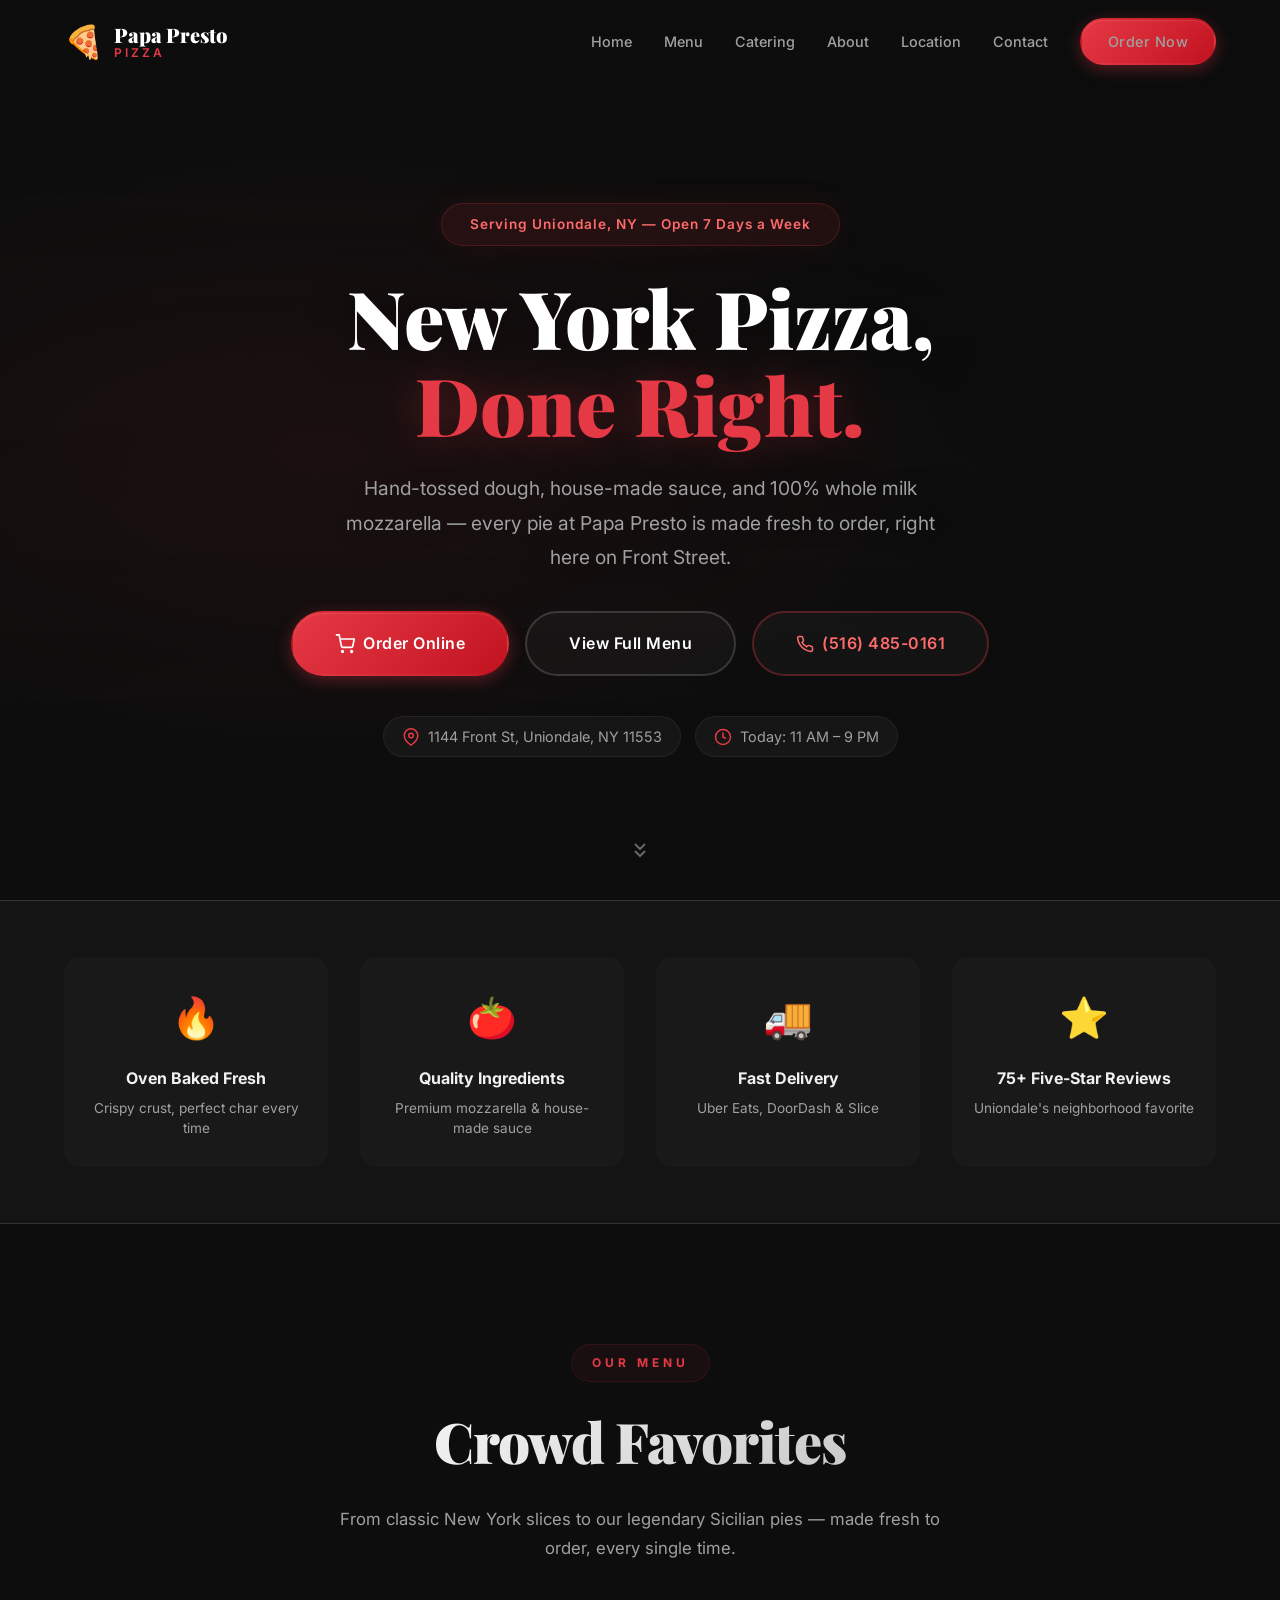
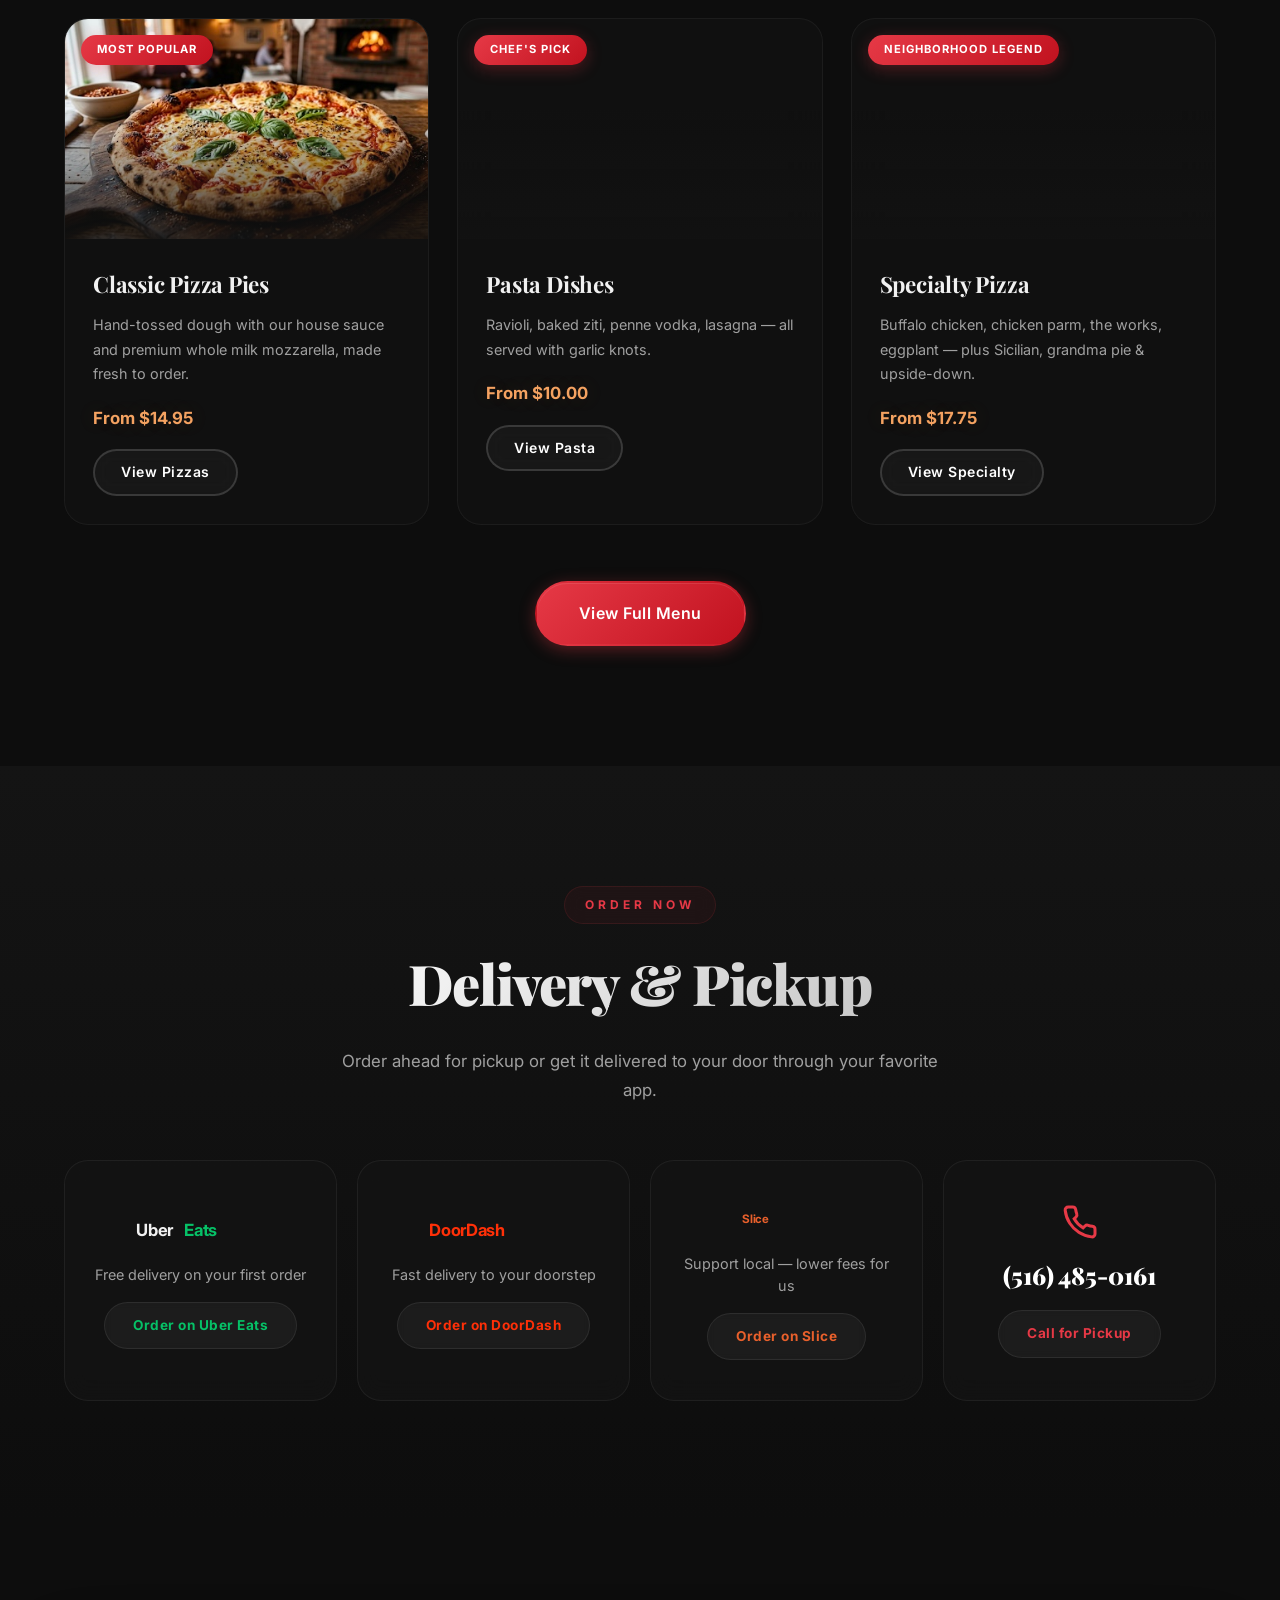
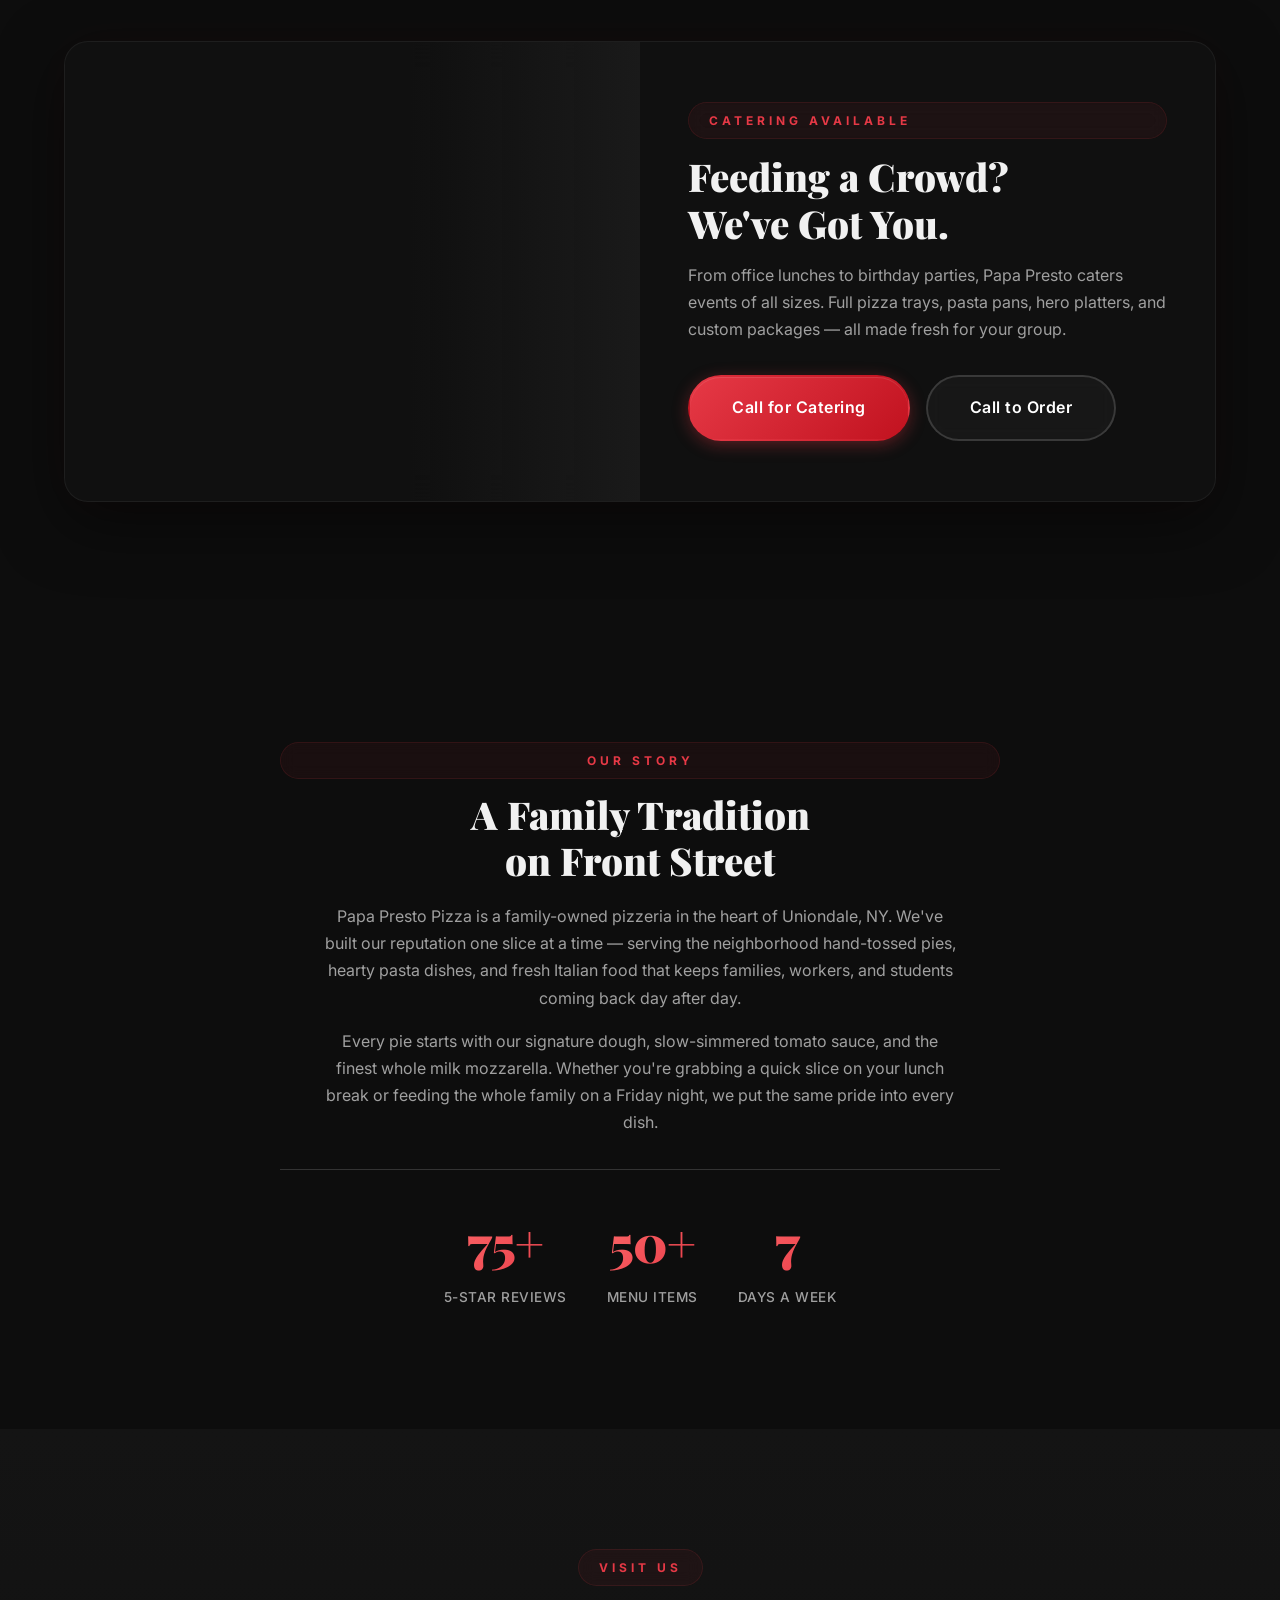
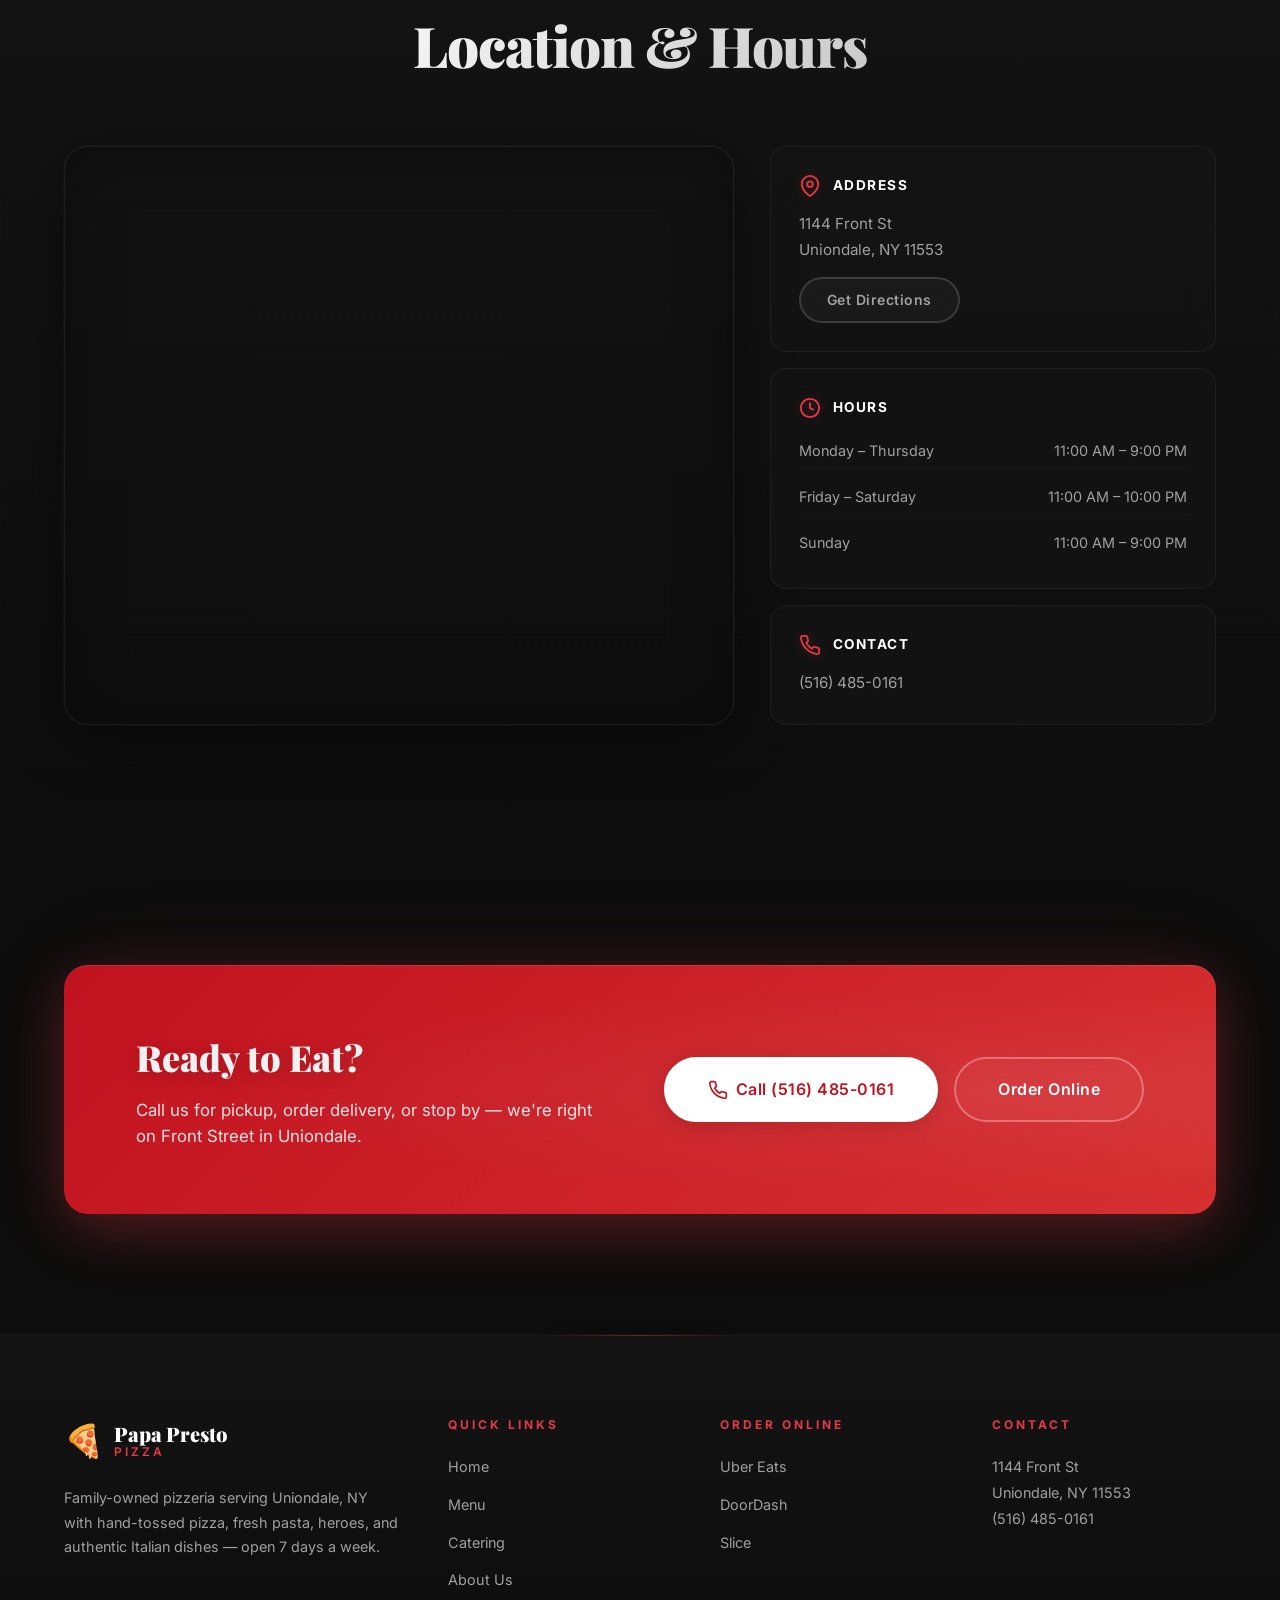
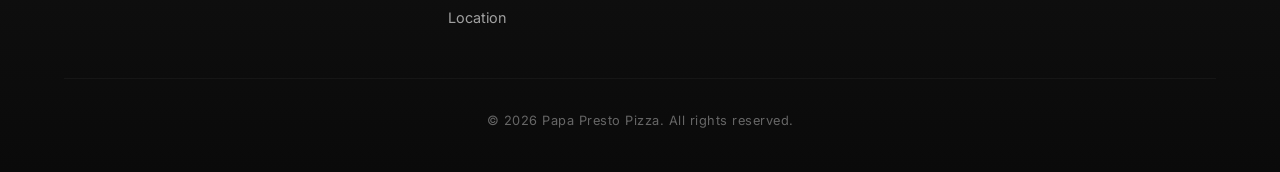
<file: index.html>
<!DOCTYPE html>
<html lang="en">
<head>
    <meta charset="UTF-8">
    <meta name="viewport" content="width=device-width, initial-scale=1.0">
    <title>Papa Presto Pizza | Best Pizza in Uniondale, NY</title>
    <meta name="description" content="Papa Presto Pizza in Uniondale, NY — hand-tossed pizza, fresh pasta, calzones, heroes & more. Order online for pickup or delivery. Open 7 days a week.">
    <meta name="keywords" content="pizza, Uniondale, NY, Papa Presto, Italian food, delivery, pasta, calzones, heroes, best pizza Long Island, catering Uniondale">
    <meta name="robots" content="index, follow">
    <link rel="canonical" href="https://www.papaprestopizza.com/">

    <!-- Open Graph -->
    <meta property="og:title" content="Papa Presto Pizza | Best Pizza in Uniondale, NY">
    <meta property="og:description" content="Hand-tossed pizza, fresh pasta, and authentic Italian dishes. Order online for pickup or delivery.">
    <meta property="og:type" content="restaurant">
    <meta property="og:url" content="https://www.papaprestopizza.com/">
    <meta property="og:locale" content="en_US">

    <!-- Schema.org structured data -->
    <script type="application/ld+json">
    {
        "@context": "https://schema.org",
        "@type": "Restaurant",
        "name": "Papa Presto Pizza",
        "image": "",
        "address": {
            "@type": "PostalAddress",
            "streetAddress": "1144 Front St",
            "addressLocality": "Uniondale",
            "addressRegion": "NY",
            "postalCode": "11553",
            "addressCountry": "US"
        },
        "telephone": "+1-516-485-0161",
        "url": "https://www.papaprestopizza.com",
        "servesCuisine": ["Pizza", "Italian"],
        "priceRange": "$$",
        "openingHoursSpecification": [
            { "@type": "OpeningHoursSpecification", "dayOfWeek": ["Monday","Tuesday","Wednesday","Thursday"], "opens": "11:00", "closes": "21:00" },
            { "@type": "OpeningHoursSpecification", "dayOfWeek": ["Friday","Saturday"], "opens": "11:00", "closes": "22:00" },
            { "@type": "OpeningHoursSpecification", "dayOfWeek": "Sunday", "opens": "11:00", "closes": "21:00" }
        ],
        "hasMenu": "https://www.papaprestopizza.com/menu.html"
    }
    </script>

    <!-- Fonts -->
    <link rel="preconnect" href="https://fonts.googleapis.com">
    <link rel="preconnect" href="https://fonts.gstatic.com" crossorigin>
    <link href="https://fonts.googleapis.com/css2?family=Playfair+Display:wght@700;900&family=Inter:wght@400;500;600;700&display=swap" rel="stylesheet">

    <link rel="stylesheet" href="css/styles.css">
</head>
<body>

    <!-- Navigation -->
    <nav class="navbar" id="navbar">
        <div class="container nav-container">
            <a href="index.html" class="logo">
                <span class="logo-icon">&#127829;</span>
                <div class="logo-text">
                    <span class="logo-name">Papa Presto</span>
                    <span class="logo-tagline">Pizza</span>
                </div>
            </a>
            <button class="nav-toggle" id="navToggle" aria-label="Toggle navigation">
                <span></span><span></span><span></span>
            </button>
            <ul class="nav-links" id="navLinks">
                <li><a href="#home">Home</a></li>
                <li><a href="menu.html">Menu</a></li>
                <li><a href="index.html#catering">Catering</a></li>
                <li><a href="#about">About</a></li>
                <li><a href="#location">Location</a></li>
                <li><a href="#contact">Contact</a></li>
                <li><a href="#order" class="btn btn-primary btn-sm">Order Now</a></li>
            </ul>
        </div>
    </nav>

    <!-- Hero Section -->
    <header class="hero" id="home">
        <div class="hero-overlay"></div>
        <div class="container hero-content">
            <span class="hero-badge">Serving Uniondale, NY &mdash; Open 7 Days a Week</span>
            <h1>New York Pizza,<br><span class="text-accent">Done Right.</span></h1>
            <p class="hero-subtitle">Hand-tossed dough, house-made sauce, and 100% whole milk mozzarella &mdash; every pie at Papa Presto is made fresh to order, right here on Front Street.</p>
            <div class="hero-actions">
                <a href="#order" class="btn btn-primary btn-lg">
                    <svg width="20" height="20" viewBox="0 0 24 24" fill="none" stroke="currentColor" stroke-width="2"><circle cx="9" cy="21" r="1"/><circle cx="20" cy="21" r="1"/><path d="M1 1h4l2.68 13.39a2 2 0 0 0 2 1.61h9.72a2 2 0 0 0 2-1.61L23 6H6"/></svg>
                    Order Online
                </a>
                <a href="menu.html" class="btn btn-outline btn-lg">View Full Menu</a>
                <a href="tel:+15164850161" class="btn btn-outline btn-lg btn-phone-hero">
                    <svg width="18" height="18" viewBox="0 0 24 24" fill="none" stroke="currentColor" stroke-width="2"><path d="M22 16.92v3a2 2 0 0 1-2.18 2 19.79 19.79 0 0 1-8.63-3.07 19.5 19.5 0 0 1-6-6 19.79 19.79 0 0 1-3.07-8.67A2 2 0 0 1 4.11 2h3a2 2 0 0 1 2 1.72c.127.96.361 1.903.7 2.81a2 2 0 0 1-.45 2.11L8.09 9.91a16 16 0 0 0 6 6l1.27-1.27a2 2 0 0 1 2.11-.45c.907.339 1.85.573 2.81.7A2 2 0 0 1 22 16.92z"/></svg>
                    (516) 485-0161
                </a>
            </div>
            <div class="hero-info">
                <div class="hero-info-item">
                    <svg width="18" height="18" viewBox="0 0 24 24" fill="none" stroke="currentColor" stroke-width="2"><path d="M21 10c0 7-9 13-9 13s-9-6-9-13a9 9 0 0 1 18 0z"/><circle cx="12" cy="10" r="3"/></svg>
                    <span>1144 Front St, Uniondale, NY 11553</span>
                </div>
                <div class="hero-info-item">
                    <svg width="18" height="18" viewBox="0 0 24 24" fill="none" stroke="currentColor" stroke-width="2"><circle cx="12" cy="12" r="10"/><polyline points="12 6 12 12 16 14"/></svg>
                    <span>Today: 11 AM &ndash; 9 PM</span>
                </div>
            </div>
        </div>
        <div class="hero-scroll">
            <svg width="24" height="24" viewBox="0 0 24 24" fill="none" stroke="currentColor" stroke-width="2"><path d="M7 13l5 5 5-5M7 6l5 5 5-5"/></svg>
        </div>
    </header>

    <!-- Features Strip -->
    <section class="features-strip">
        <div class="container">
            <div class="features-grid">
                <div class="feature-item">
                    <div class="feature-icon">&#128293;</div>
                    <h3>Oven Baked Fresh</h3>
                    <p>Crispy crust, perfect char every time</p>
                </div>
                <div class="feature-item">
                    <div class="feature-icon">&#127813;</div>
                    <h3>Quality Ingredients</h3>
                    <p>Premium mozzarella &amp; house-made sauce</p>
                </div>
                <div class="feature-item">
                    <div class="feature-icon">&#128666;</div>
                    <h3>Fast Delivery</h3>
                    <p>Uber Eats, DoorDash &amp; Slice</p>
                </div>
                <div class="feature-item">
                    <div class="feature-icon">&#11088;</div>
                    <h3>75+ Five-Star Reviews</h3>
                    <p>Uniondale's neighborhood favorite</p>
                </div>
            </div>
        </div>
    </section>

    <!-- Menu Highlights -->
    <section class="menu-highlights" id="menu-highlights">
        <div class="container">
            <div class="section-header">
                <span class="section-label">Our Menu</span>
                <h2>Crowd Favorites</h2>
                <p>From classic New York slices to our legendary Sicilian pies &mdash; made fresh to order, every single time.</p>
            </div>
            <div class="menu-categories">
                <div class="menu-card">
                    <div class="menu-card-image" style="background-image: url('images/classic-pizza.jpg');">
                        <span class="menu-card-badge">Most Popular</span>
                    </div>
                    <div class="menu-card-body">
                        <h3>Classic Pizza Pies</h3>
                        <p>Hand-tossed dough with our house sauce and premium whole milk mozzarella, made fresh to order.</p>
                        <span class="menu-card-price">From $14.95</span>
                        <a href="menu.html#pizza" class="btn btn-outline btn-sm">View Pizzas</a>
                    </div>
                </div>
                <div class="menu-card">
                    <div class="menu-card-image" style="background-image: url('https://images.unsplash.com/photo-1563379926898-05f4575a45d8?w=800&q=80');">
                        <span class="menu-card-badge">Chef's Pick</span>
                    </div>
                    <div class="menu-card-body">
                        <h3>Pasta Dishes</h3>
                        <p>Ravioli, baked ziti, penne vodka, lasagna &mdash; all served with garlic knots.</p>
                        <span class="menu-card-price">From $10.00</span>
                        <a href="menu.html#pasta" class="btn btn-outline btn-sm">View Pasta</a>
                    </div>
                </div>
                <div class="menu-card">
                    <div class="menu-card-image" style="background-image: url('https://images.unsplash.com/photo-1593504049359-74330189a345?w=800&q=80');">
                        <span class="menu-card-badge">Neighborhood Legend</span>
                    </div>
                    <div class="menu-card-body">
                        <h3>Specialty Pizza</h3>
                        <p>Buffalo chicken, chicken parm, the works, eggplant &mdash; plus Sicilian, grandma pie &amp; upside-down.</p>
                        <span class="menu-card-price">From $17.75</span>
                        <a href="menu.html#pizza" class="btn btn-outline btn-sm">View Specialty</a>
                    </div>
                </div>
            </div>
            <div class="section-cta">
                <a href="menu.html" class="btn btn-primary btn-lg">View Full Menu</a>
            </div>
        </div>
    </section>

    <!-- Order / Delivery Section -->
    <section class="order-section" id="order">
        <div class="container">
            <div class="section-header">
                <span class="section-label">Order Now</span>
                <h2>Delivery &amp; Pickup</h2>
                <p>Order ahead for pickup or get it delivered to your door through your favorite app.</p>
            </div>
            <div class="delivery-grid">
                <!-- Uber Eats -->
                <a href="https://www.ubereats.com/store/papa-presto-pizza/LBD8Xmi5UZSV1vU9aQ_vgA" target="_blank" rel="noopener noreferrer" class="delivery-card">
                    <div class="delivery-card-logo">
                        <svg viewBox="0 0 200 34" width="130" height="22" fill="currentColor" class="logo-ubereats">
                            <text x="0" y="26" font-family="Inter, Arial, sans-serif" font-weight="700" font-size="26" letter-spacing="-0.5">Uber </text>
                            <text x="74" y="26" font-family="Inter, Arial, sans-serif" font-weight="700" font-size="26" fill="#06C167" letter-spacing="-0.5">Eats</text>
                        </svg>
                    </div>
                    <p class="delivery-card-desc">Free delivery on your first order</p>
                    <span class="btn btn-delivery btn-ubereats">Order on Uber Eats</span>
                </a>
                <!-- DoorDash -->
                <a href="https://www.doordash.com/store/papa-presto-pizza-uniondale-23160508/" target="_blank" rel="noopener noreferrer" class="delivery-card">
                    <div class="delivery-card-logo">
                        <svg viewBox="0 0 200 34" width="140" height="22" fill="currentColor" class="logo-doordash">
                            <text x="0" y="26" font-family="Inter, Arial, sans-serif" font-weight="700" font-size="26" fill="#FF3008" letter-spacing="-0.5">DoorDash</text>
                        </svg>
                    </div>
                    <p class="delivery-card-desc">Fast delivery to your doorstep</p>
                    <span class="btn btn-delivery btn-doordash">Order on DoorDash</span>
                </a>
                <!-- Slice -->
                <a href="https://slicelife.com/restaurants/ny/uniondale/11553/papa-presto-pizza/menu" target="_blank" rel="noopener noreferrer" class="delivery-card">
                    <div class="delivery-card-logo">
                        <svg viewBox="0 0 200 34" width="90" height="22" fill="currentColor" class="logo-slice">
                            <text x="0" y="26" font-family="Inter, Arial, sans-serif" font-weight="700" font-size="26" fill="#E8602C" letter-spacing="-0.5">Slice</text>
                        </svg>
                    </div>
                    <p class="delivery-card-desc">Support local &mdash; lower fees for us</p>
                    <span class="btn btn-delivery btn-slice">Order on Slice</span>
                </a>
                <!-- Call / Pickup -->
                <a href="tel:+15164850161" class="delivery-card delivery-card--phone">
                    <div class="delivery-card-logo">
                        <svg width="36" height="36" viewBox="0 0 24 24" fill="none" stroke="currentColor" stroke-width="2" class="logo-phone"><path d="M22 16.92v3a2 2 0 0 1-2.18 2 19.79 19.79 0 0 1-8.63-3.07 19.5 19.5 0 0 1-6-6 19.79 19.79 0 0 1-3.07-8.67A2 2 0 0 1 4.11 2h3a2 2 0 0 1 2 1.72c.127.96.361 1.903.7 2.81a2 2 0 0 1-.45 2.11L8.09 9.91a16 16 0 0 0 6 6l1.27-1.27a2 2 0 0 1 2.11-.45c.907.339 1.85.573 2.81.7A2 2 0 0 1 22 16.92z"/></svg>
                    </div>
                    <p class="delivery-card-phone-number">(516) 485-0161</p>
                    <span class="btn btn-delivery btn-phone">Call for Pickup</span>
                </a>
            </div>
        </div>
    </section>

    <!-- Catering Highlight -->
    <section class="catering-highlight" id="catering">
        <div class="container">
            <div class="catering-highlight-inner">
                <div class="catering-highlight-img" style="background-image: url('https://images.unsplash.com/photo-1543332164-8741a9b3b3e2?auto=format&fit=crop&w=900&q=80');"></div>
                <div class="catering-highlight-content">
                    <span class="section-label">Catering Available</span>
                    <h2>Feeding a Crowd?<br>We've Got You.</h2>
                    <p>From office lunches to birthday parties, Papa Presto caters events of all sizes. Full pizza trays, pasta pans, hero platters, and custom packages &mdash; all made fresh for your group.</p>
                    <div class="catering-highlight-actions">
                        <a href="tel:+15164850161" class="btn btn-primary btn-lg">Call for Catering</a>
                        <a href="tel:+15164850161" class="btn btn-outline btn-lg">Call to Order</a>
                    </div>
                </div>
            </div>
        </div>
    </section>

    <!-- About Section -->
    <section class="about-section" id="about">
        <div class="container">
            <div class="about-content about-content--centered">
                <span class="section-label">Our Story</span>
                <h2>A Family Tradition<br>on Front Street</h2>
                <p>Papa Presto Pizza is a family-owned pizzeria in the heart of Uniondale, NY. We've built our reputation one slice at a time &mdash; serving the neighborhood hand-tossed pies, hearty pasta dishes, and fresh Italian food that keeps families, workers, and students coming back day after day.</p>
                <p>Every pie starts with our signature dough, slow-simmered tomato sauce, and the finest whole milk mozzarella. Whether you're grabbing a quick slice on your lunch break or feeding the whole family on a Friday night, we put the same pride into every dish.</p>
                <div class="about-stats">
                    <div class="stat">
                        <span class="stat-number">75+</span>
                        <span class="stat-label">5-Star Reviews</span>
                    </div>
                    <div class="stat">
                        <span class="stat-number">50+</span>
                        <span class="stat-label">Menu Items</span>
                    </div>
                    <div class="stat">
                        <span class="stat-number">7</span>
                        <span class="stat-label">Days a Week</span>
                    </div>
                </div>
            </div>
        </div>
    </section>

    <!-- Location & Hours -->
    <section class="location-section" id="location">
        <div class="container">
            <div class="section-header">
                <span class="section-label">Visit Us</span>
                <h2>Location &amp; Hours</h2>
            </div>
            <div class="location-grid">
                <div class="location-map">
                    <iframe
                        src="https://www.google.com/maps/embed?pb=!1m18!1m12!1m3!1d3022.8!2d-73.5935!3d40.7005!2m3!1f0!2f0!3f0!3m2!1i1024!2i768!4f13.1!3m3!1m2!1s0x89c27e3c2b4c1a3d%3A0x4e2f2b3c4d5e6f7a!2s1144+Front+St%2C+Uniondale%2C+NY+11553!5e0!3m2!1sen!2sus!4v1700000000000!5m2!1sen!2sus"
                        width="100%" height="100%" style="border:0; border-radius: 16px;" allowfullscreen="" loading="lazy"
                        referrerpolicy="no-referrer-when-downgrade"
                        title="Papa Presto Pizza location on Google Maps">
                    </iframe>
                </div>
                <div class="location-info">
                    <div class="info-card">
                        <h3>
                            <svg width="22" height="22" viewBox="0 0 24 24" fill="none" stroke="currentColor" stroke-width="2"><path d="M21 10c0 7-9 13-9 13s-9-6-9-13a9 9 0 0 1 18 0z"/><circle cx="12" cy="10" r="3"/></svg>
                            Address
                        </h3>
                        <p>1144 Front St<br>Uniondale, NY 11553</p>
                        <a href="https://www.google.com/maps/dir//1144+Front+St,+Uniondale,+NY+11553" target="_blank" rel="noopener noreferrer" class="btn btn-outline btn-sm">Get Directions</a>
                    </div>
                    <div class="info-card">
                        <h3>
                            <svg width="22" height="22" viewBox="0 0 24 24" fill="none" stroke="currentColor" stroke-width="2"><circle cx="12" cy="12" r="10"/><polyline points="12 6 12 12 16 14"/></svg>
                            Hours
                        </h3>
                        <div class="hours-list">
                            <div class="hours-row">
                                <span>Monday &ndash; Thursday</span>
                                <span>11:00 AM &ndash; 9:00 PM</span>
                            </div>
                            <div class="hours-row">
                                <span>Friday &ndash; Saturday</span>
                                <span>11:00 AM &ndash; 10:00 PM</span>
                            </div>
                            <div class="hours-row">
                                <span>Sunday</span>
                                <span>11:00 AM &ndash; 9:00 PM</span>
                            </div>
                        </div>
                    </div>
                    <div class="info-card">
                        <h3>
                            <svg width="22" height="22" viewBox="0 0 24 24" fill="none" stroke="currentColor" stroke-width="2"><path d="M22 16.92v3a2 2 0 0 1-2.18 2 19.79 19.79 0 0 1-8.63-3.07 19.5 19.5 0 0 1-6-6 19.79 19.79 0 0 1-3.07-8.67A2 2 0 0 1 4.11 2h3a2 2 0 0 1 2 1.72c.127.96.361 1.903.7 2.81a2 2 0 0 1-.45 2.11L8.09 9.91a16 16 0 0 0 6 6l1.27-1.27a2 2 0 0 1 2.11-.45c.907.339 1.85.573 2.81.7A2 2 0 0 1 22 16.92z"/></svg>
                            Contact
                        </h3>
                        <p><a href="tel:+15164850161">(516) 485-0161</a></p>
                    </div>
                </div>
            </div>
        </div>
    </section>

    <!-- Contact CTA -->
    <section class="contact-section" id="contact">
        <div class="container">
            <div class="contact-banner">
                <div class="contact-banner-content">
                    <h2>Ready to Eat?</h2>
                    <p>Call us for pickup, order delivery, or stop by &mdash; we're right on Front Street in Uniondale.</p>
                </div>
                <div class="contact-banner-actions">
                    <a href="tel:+15164850161" class="btn btn-primary btn-lg">
                        <svg width="20" height="20" viewBox="0 0 24 24" fill="none" stroke="currentColor" stroke-width="2"><path d="M22 16.92v3a2 2 0 0 1-2.18 2 19.79 19.79 0 0 1-8.63-3.07 19.5 19.5 0 0 1-6-6 19.79 19.79 0 0 1-3.07-8.67A2 2 0 0 1 4.11 2h3a2 2 0 0 1 2 1.72c.127.96.361 1.903.7 2.81a2 2 0 0 1-.45 2.11L8.09 9.91a16 16 0 0 0 6 6l1.27-1.27a2 2 0 0 1 2.11-.45c.907.339 1.85.573 2.81.7A2 2 0 0 1 22 16.92z"/></svg>
                        Call (516) 485-0161
                    </a>
                    <a href="#order" class="btn btn-outline btn-lg">Order Online</a>
                </div>
            </div>
        </div>
    </section>

    <!-- Footer -->
    <footer class="footer">
        <div class="container">
            <div class="footer-grid">
                <div class="footer-brand">
                    <a href="index.html" class="logo">
                        <span class="logo-icon">&#127829;</span>
                        <div class="logo-text">
                            <span class="logo-name">Papa Presto</span>
                            <span class="logo-tagline">Pizza</span>
                        </div>
                    </a>
                    <p>Family-owned pizzeria serving Uniondale, NY with hand-tossed pizza, fresh pasta, heroes, and authentic Italian dishes &mdash; open 7 days a week.</p>
                </div>
                <div class="footer-links">
                    <h4>Quick Links</h4>
                    <ul>
                        <li><a href="index.html">Home</a></li>
                        <li><a href="menu.html">Menu</a></li>
                        <li><a href="index.html#catering">Catering</a></li>
                        <li><a href="#about">About Us</a></li>
                        <li><a href="#location">Location</a></li>
                    </ul>
                </div>
                <div class="footer-links">
                    <h4>Order Online</h4>
                    <ul>
                        <li><a href="https://www.ubereats.com/store/papa-presto-pizza/LBD8Xmi5UZSV1vU9aQ_vgA" target="_blank" rel="noopener noreferrer">Uber Eats</a></li>
                        <li><a href="https://www.doordash.com/store/papa-presto-pizza-uniondale-23160508/" target="_blank" rel="noopener noreferrer">DoorDash</a></li>
                        <li><a href="https://slicelife.com/restaurants/ny/uniondale/11553/papa-presto-pizza/menu" target="_blank" rel="noopener noreferrer">Slice</a></li>
                    </ul>
                </div>
                <div class="footer-contact">
                    <h4>Contact</h4>
                    <p>1144 Front St<br>Uniondale, NY 11553</p>
                    <p><a href="tel:+15164850161">(516) 485-0161</a></p>
                </div>
            </div>
            <div class="footer-bottom">
                <p>&copy; 2026 Papa Presto Pizza. All rights reserved.</p>
            </div>
        </div>
    </footer>

    <script src="js/main.js"></script>
</body>
</html>
</file>
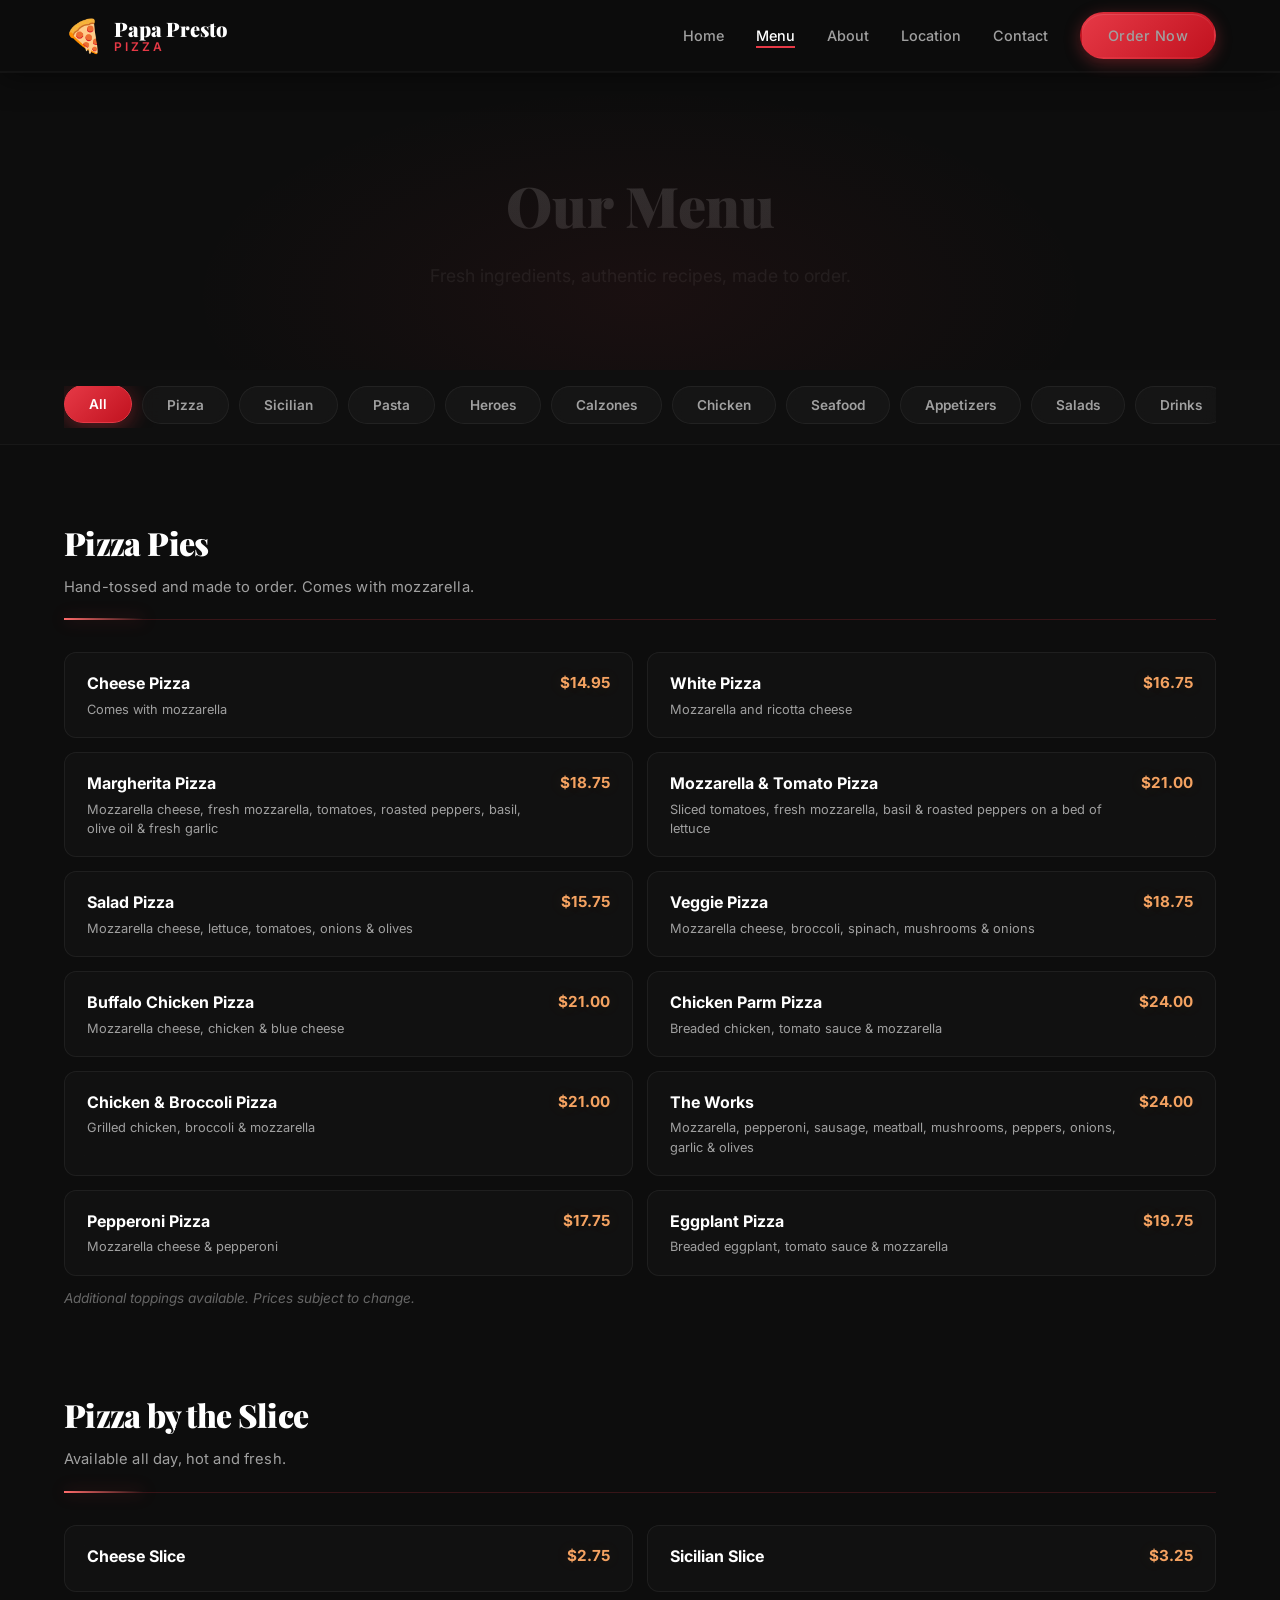
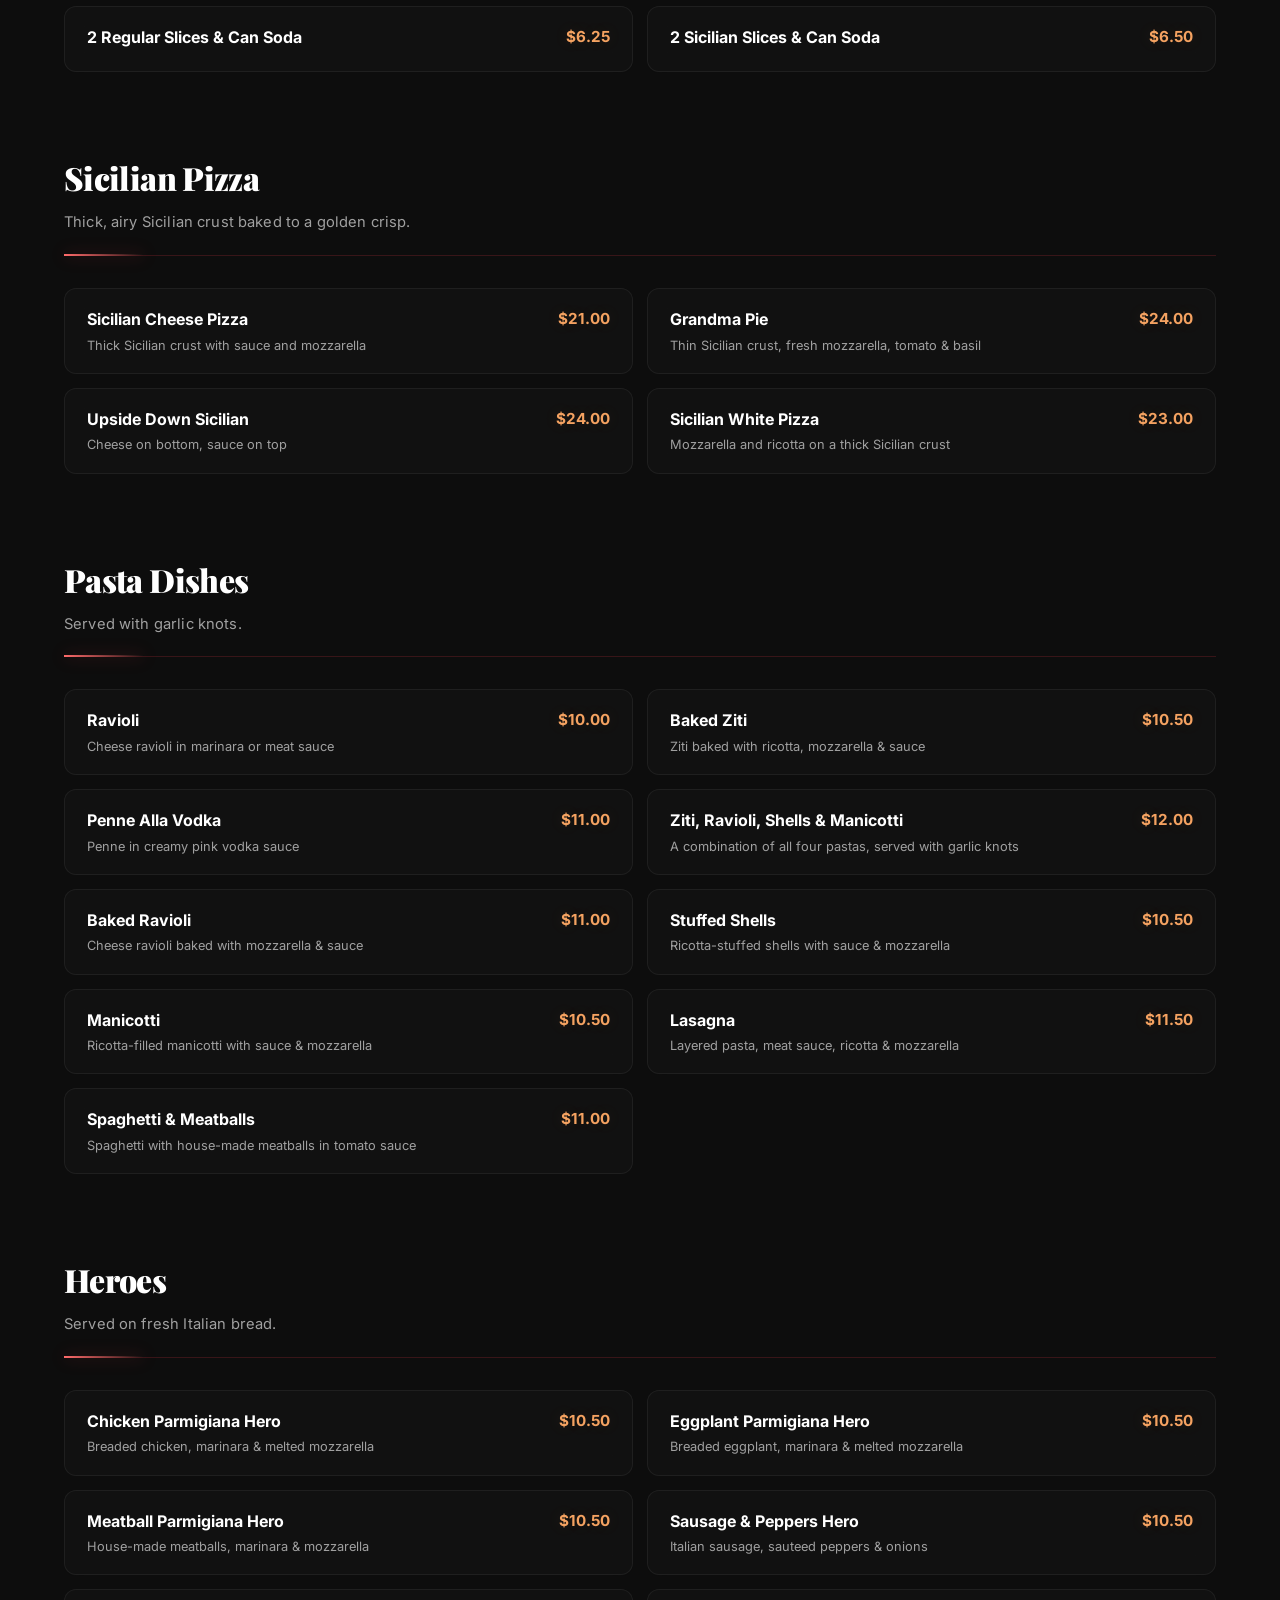
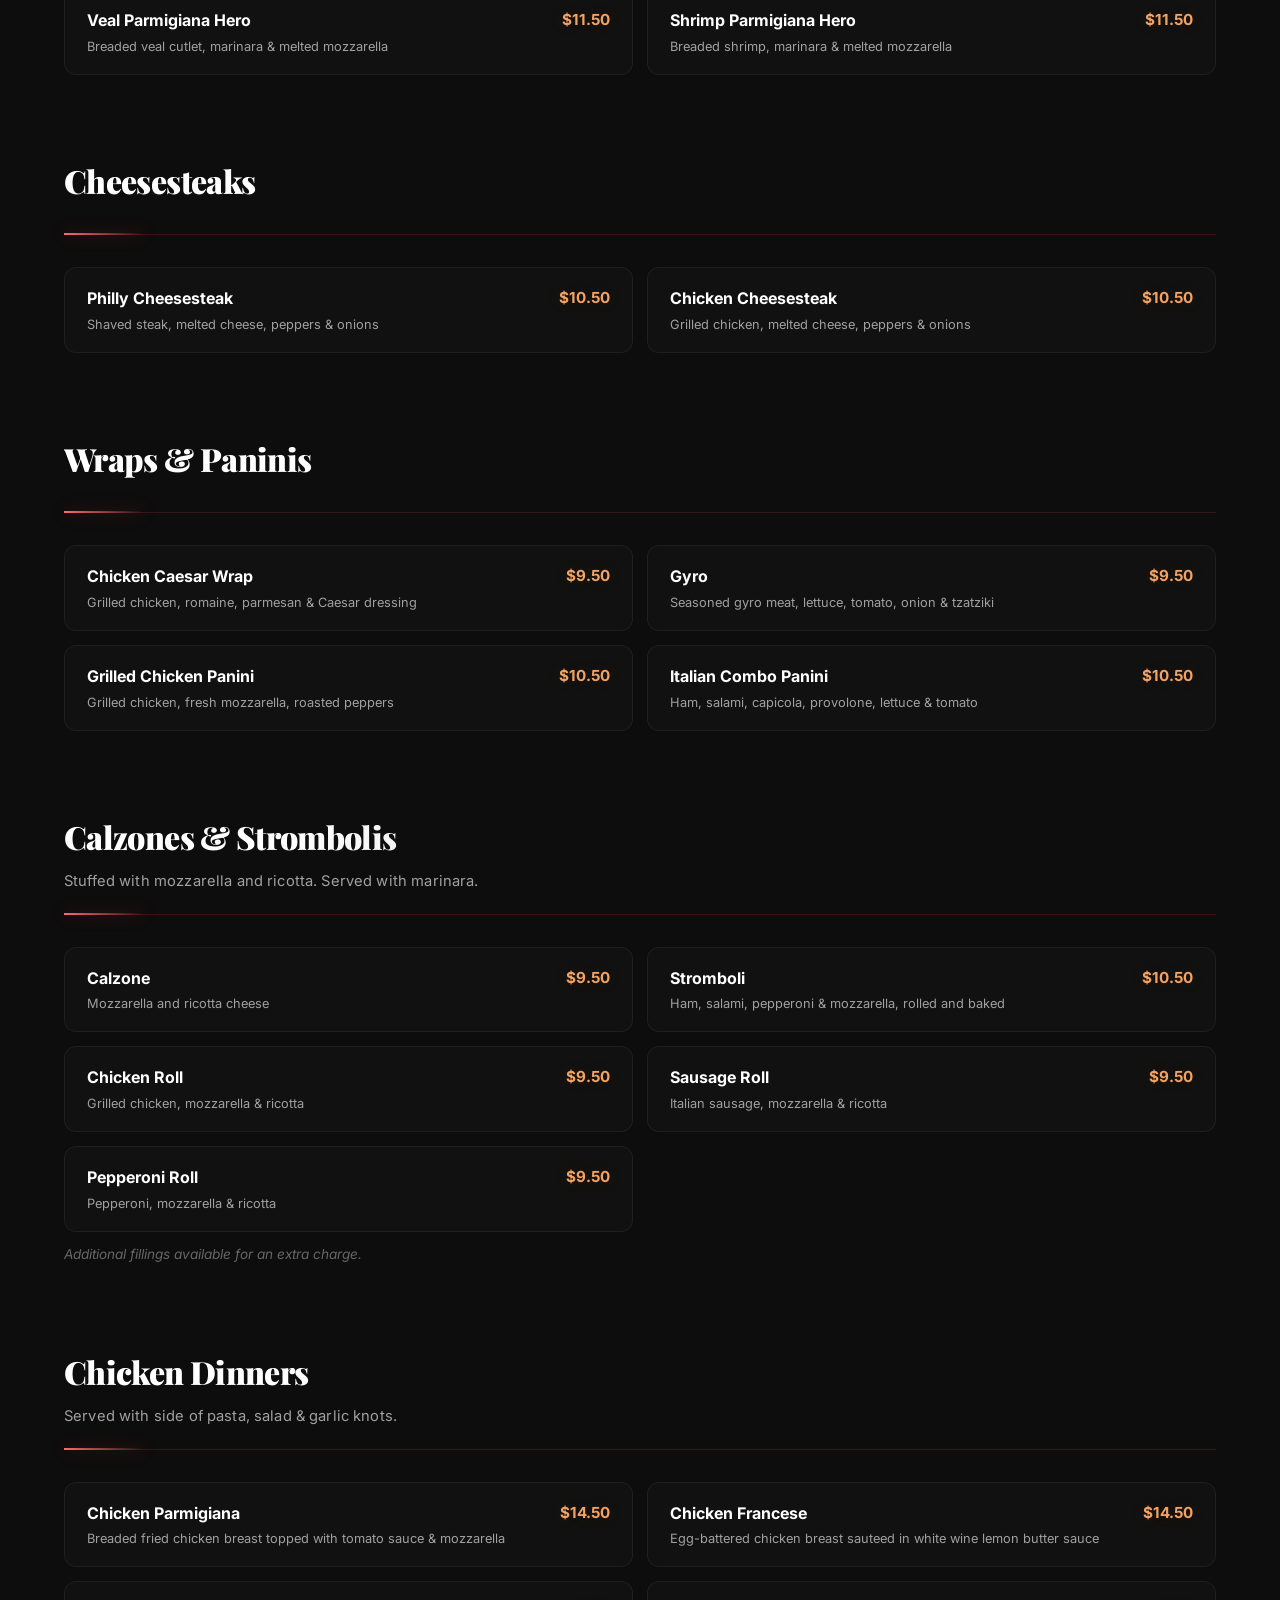
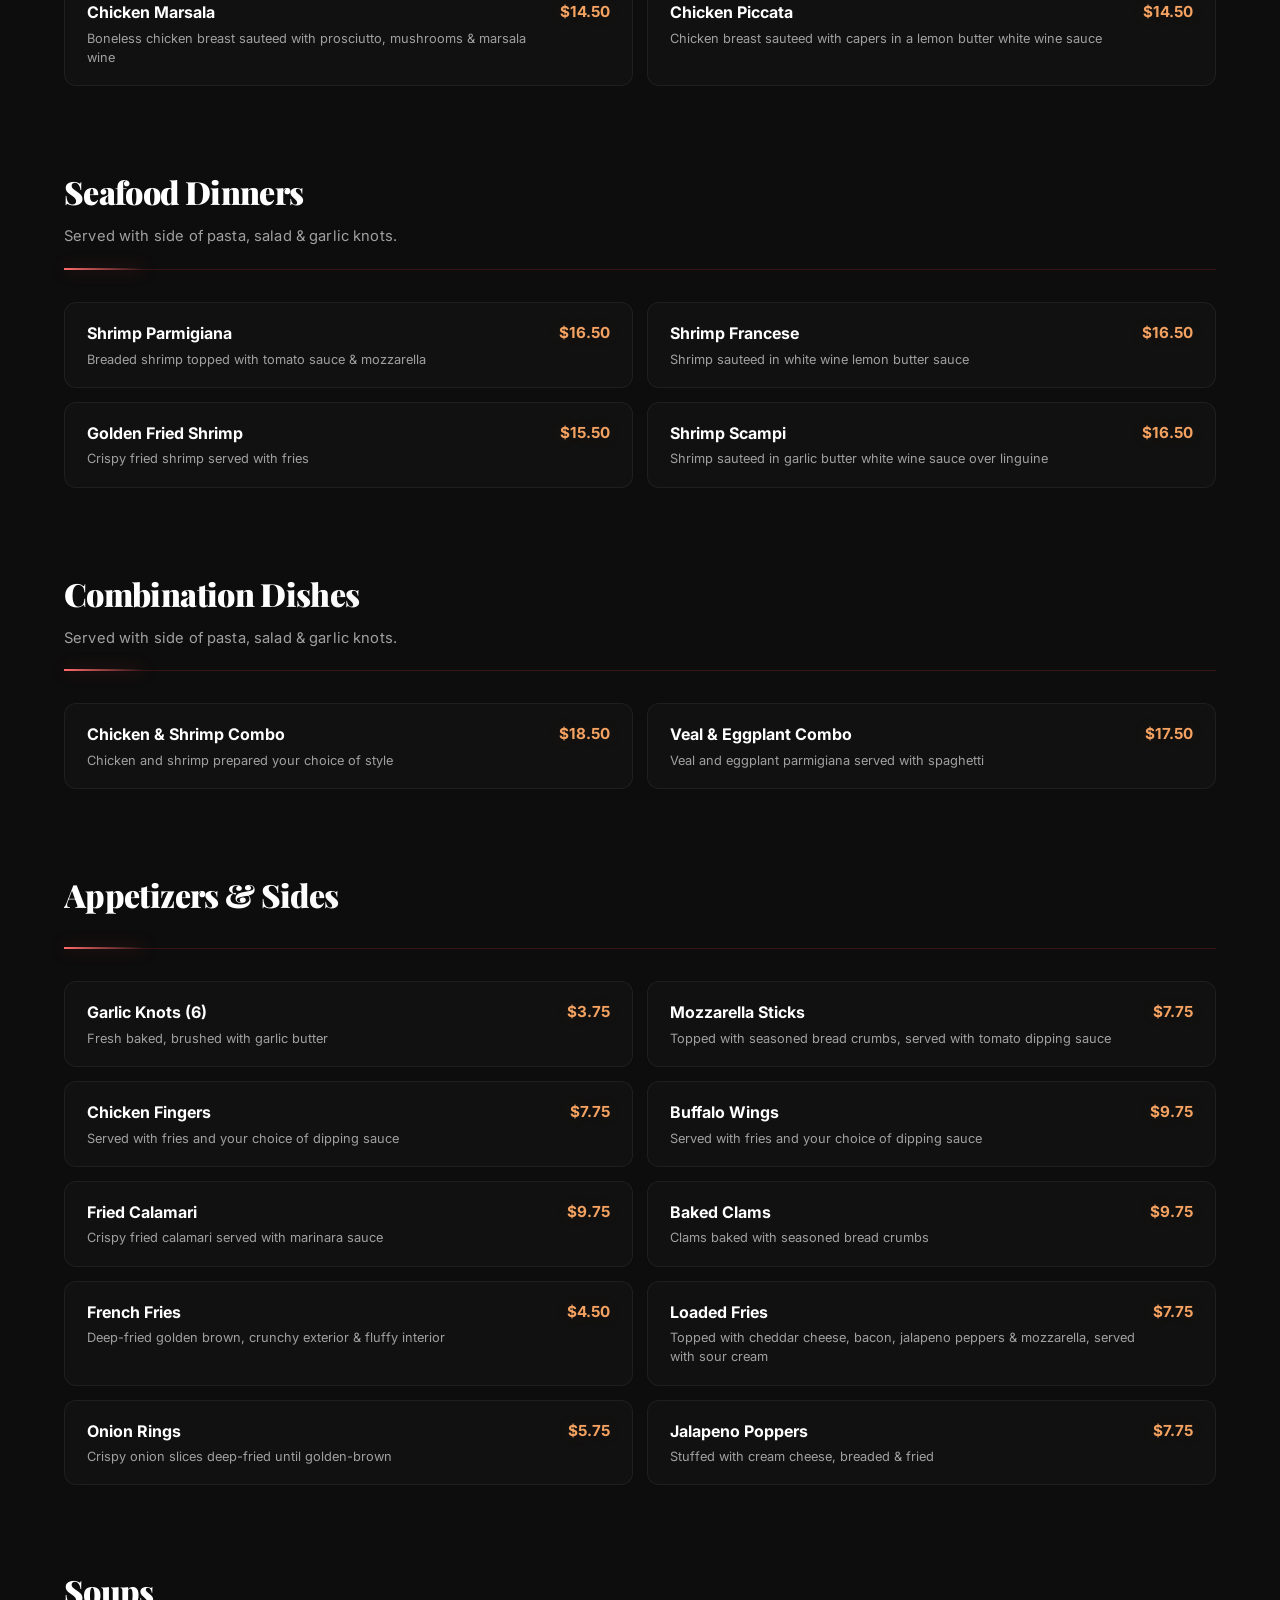
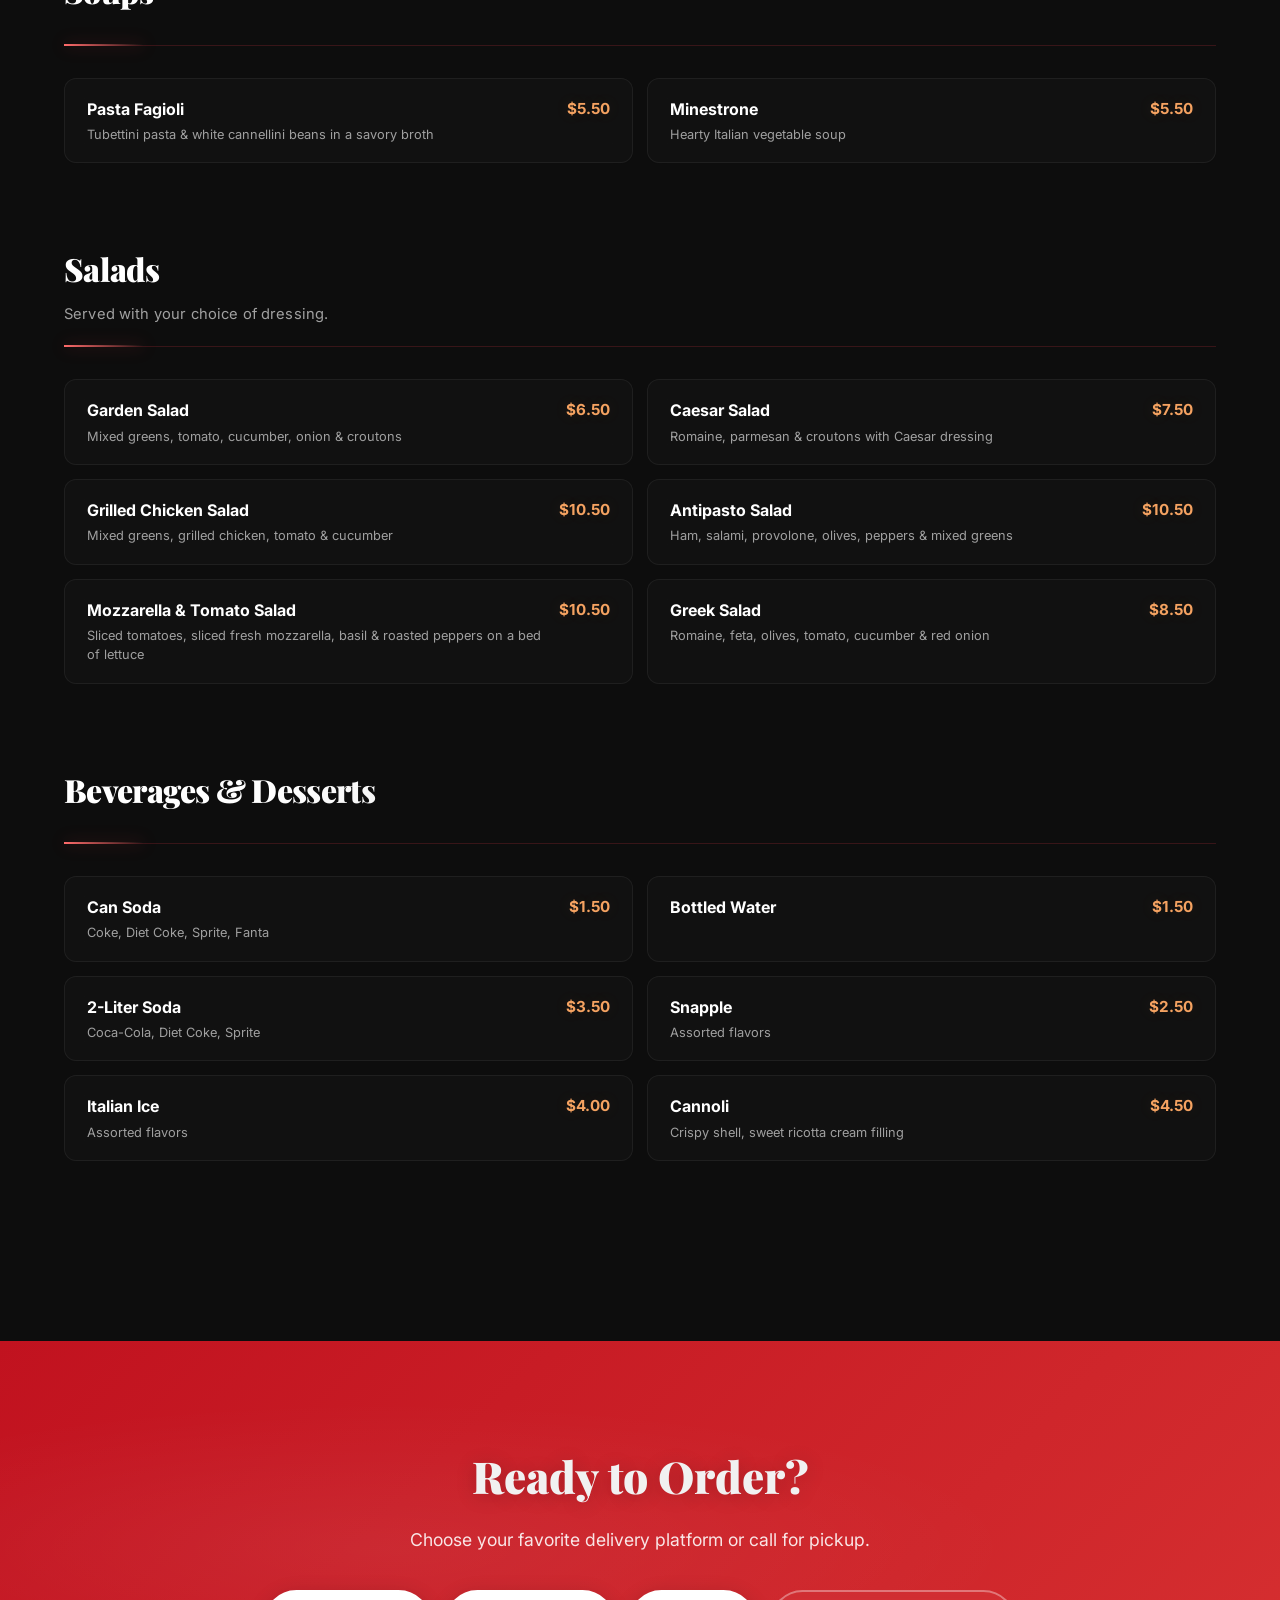
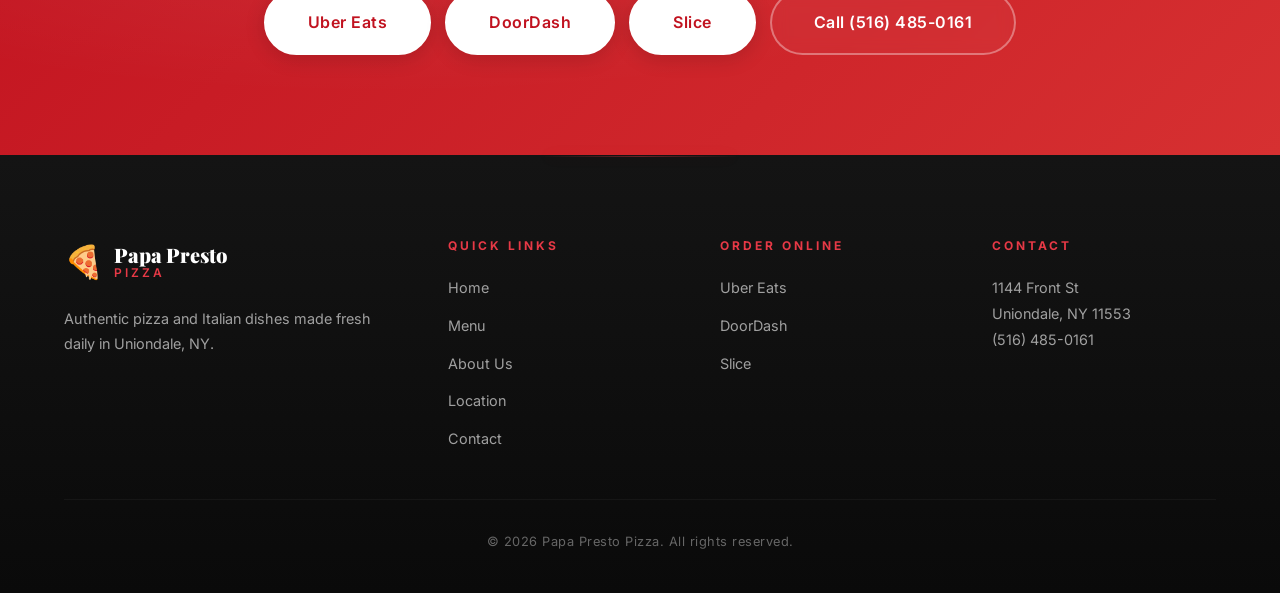
<file: menu.html>
<!DOCTYPE html>
<html lang="en">
<head>
    <meta charset="UTF-8">
    <meta name="viewport" content="width=device-width, initial-scale=1.0">
    <title>Menu | Papa Presto Pizza | Uniondale, NY</title>
    <meta name="description" content="View the full menu at Papa Presto Pizza — pizza pies, Sicilian, pasta, heroes, calzones, chicken dinners, seafood, salads, and more. Order online or call.">
    <meta name="keywords" content="Papa Presto Pizza menu, pizza Uniondale, pasta, calzones, heroes, Italian food menu">
    <link rel="canonical" href="https://www.papaprestopizza.com/menu.html">

    <meta property="og:title" content="Menu | Papa Presto Pizza">
    <meta property="og:description" content="Pizza, pasta, heroes, calzones, and more. View our full menu and order online.">
    <meta property="og:type" content="restaurant.menu">

    <link rel="preconnect" href="https://fonts.googleapis.com">
    <link rel="preconnect" href="https://fonts.gstatic.com" crossorigin>
    <link href="https://fonts.googleapis.com/css2?family=Playfair+Display:wght@700;900&family=Inter:wght@400;500;600;700&display=swap" rel="stylesheet">

    <link rel="stylesheet" href="css/styles.css">
</head>
<body>

    <!-- Navigation -->
    <nav class="navbar navbar--solid" id="navbar">
        <div class="container nav-container">
            <a href="index.html" class="logo">
                <span class="logo-icon">&#127829;</span>
                <div class="logo-text">
                    <span class="logo-name">Papa Presto</span>
                    <span class="logo-tagline">Pizza</span>
                </div>
            </a>
            <button class="nav-toggle" id="navToggle" aria-label="Toggle navigation">
                <span></span><span></span><span></span>
            </button>
            <ul class="nav-links" id="navLinks">
                <li><a href="index.html">Home</a></li>
                <li><a href="menu.html" class="active">Menu</a></li>
                <li><a href="index.html#about">About</a></li>
                <li><a href="index.html#location">Location</a></li>
                <li><a href="index.html#contact">Contact</a></li>
                <li><a href="index.html#order" class="btn btn-primary btn-sm">Order Now</a></li>
            </ul>
        </div>
    </nav>

    <!-- Menu Hero -->
    <header class="page-hero">
        <div class="hero-overlay"></div>
        <div class="container">
            <h1>Our Menu</h1>
            <p>Fresh ingredients, authentic recipes, made to order.</p>
        </div>
    </header>

    <!-- Menu Filter -->
    <section class="menu-filter-bar">
        <div class="container">
            <div class="menu-filters" id="menuFilters">
                <button class="filter-btn active" data-filter="all">All</button>
                <button class="filter-btn" data-filter="pizza">Pizza</button>
                <button class="filter-btn" data-filter="sicilian">Sicilian</button>
                <button class="filter-btn" data-filter="pasta">Pasta</button>
                <button class="filter-btn" data-filter="heroes">Heroes</button>
                <button class="filter-btn" data-filter="calzones">Calzones</button>
                <button class="filter-btn" data-filter="chicken">Chicken</button>
                <button class="filter-btn" data-filter="seafood">Seafood</button>
                <button class="filter-btn" data-filter="appetizers">Appetizers</button>
                <button class="filter-btn" data-filter="salads">Salads</button>
                <button class="filter-btn" data-filter="drinks">Drinks</button>
            </div>
        </div>
    </section>

    <!-- Menu Content -->
    <section class="menu-page">
        <div class="container">

            <!-- Pizza Pies -->
            <div class="menu-section" id="pizza" data-category="pizza">
                <div class="menu-section-header">
                    <h2>Pizza Pies</h2>
                    <p>Hand-tossed and made to order. Comes with mozzarella.</p>
                </div>
                <div class="menu-grid">
                    <div class="menu-item">
                        <div class="menu-item-info">
                            <h3>Cheese Pizza</h3>
                            <p>Comes with mozzarella</p>
                        </div>
                        <div class="menu-item-price">
                            <span>$14.95</span>
                        </div>
                    </div>
                    <div class="menu-item">
                        <div class="menu-item-info">
                            <h3>White Pizza</h3>
                            <p>Mozzarella and ricotta cheese</p>
                        </div>
                        <div class="menu-item-price">
                            <span>$16.75</span>
                        </div>
                    </div>
                    <div class="menu-item">
                        <div class="menu-item-info">
                            <h3>Margherita Pizza</h3>
                            <p>Mozzarella cheese, fresh mozzarella, tomatoes, roasted peppers, basil, olive oil &amp; fresh garlic</p>
                        </div>
                        <div class="menu-item-price">
                            <span>$18.75</span>
                        </div>
                    </div>
                    <div class="menu-item">
                        <div class="menu-item-info">
                            <h3>Mozzarella &amp; Tomato Pizza</h3>
                            <p>Sliced tomatoes, fresh mozzarella, basil &amp; roasted peppers on a bed of lettuce</p>
                        </div>
                        <div class="menu-item-price">
                            <span>$21.00</span>
                        </div>
                    </div>
                    <div class="menu-item">
                        <div class="menu-item-info">
                            <h3>Salad Pizza</h3>
                            <p>Mozzarella cheese, lettuce, tomatoes, onions &amp; olives</p>
                        </div>
                        <div class="menu-item-price">
                            <span>$15.75</span>
                        </div>
                    </div>
                    <div class="menu-item">
                        <div class="menu-item-info">
                            <h3>Veggie Pizza</h3>
                            <p>Mozzarella cheese, broccoli, spinach, mushrooms &amp; onions</p>
                        </div>
                        <div class="menu-item-price">
                            <span>$18.75</span>
                        </div>
                    </div>
                    <div class="menu-item">
                        <div class="menu-item-info">
                            <h3>Buffalo Chicken Pizza</h3>
                            <p>Mozzarella cheese, chicken &amp; blue cheese</p>
                        </div>
                        <div class="menu-item-price">
                            <span>$21.00</span>
                        </div>
                    </div>
                    <div class="menu-item">
                        <div class="menu-item-info">
                            <h3>Chicken Parm Pizza</h3>
                            <p>Breaded chicken, tomato sauce &amp; mozzarella</p>
                        </div>
                        <div class="menu-item-price">
                            <span>$24.00</span>
                        </div>
                    </div>
                    <div class="menu-item">
                        <div class="menu-item-info">
                            <h3>Chicken &amp; Broccoli Pizza</h3>
                            <p>Grilled chicken, broccoli &amp; mozzarella</p>
                        </div>
                        <div class="menu-item-price">
                            <span>$21.00</span>
                        </div>
                    </div>
                    <div class="menu-item">
                        <div class="menu-item-info">
                            <h3>The Works</h3>
                            <p>Mozzarella, pepperoni, sausage, meatball, mushrooms, peppers, onions, garlic &amp; olives</p>
                        </div>
                        <div class="menu-item-price">
                            <span>$24.00</span>
                        </div>
                    </div>
                    <div class="menu-item">
                        <div class="menu-item-info">
                            <h3>Pepperoni Pizza</h3>
                            <p>Mozzarella cheese &amp; pepperoni</p>
                        </div>
                        <div class="menu-item-price">
                            <span>$17.75</span>
                        </div>
                    </div>
                    <div class="menu-item">
                        <div class="menu-item-info">
                            <h3>Eggplant Pizza</h3>
                            <p>Breaded eggplant, tomato sauce &amp; mozzarella</p>
                        </div>
                        <div class="menu-item-price">
                            <span>$19.75</span>
                        </div>
                    </div>
                </div>
                <p class="menu-note">Additional toppings available. Prices subject to change.</p>
            </div>

            <!-- Pizza by the Slice -->
            <div class="menu-section" data-category="pizza">
                <div class="menu-section-header">
                    <h2>Pizza by the Slice</h2>
                    <p>Available all day, hot and fresh.</p>
                </div>
                <div class="menu-grid">
                    <div class="menu-item">
                        <div class="menu-item-info"><h3>Cheese Slice</h3></div>
                        <div class="menu-item-price"><span>$2.75</span></div>
                    </div>
                    <div class="menu-item">
                        <div class="menu-item-info"><h3>Sicilian Slice</h3></div>
                        <div class="menu-item-price"><span>$3.25</span></div>
                    </div>
                    <div class="menu-item">
                        <div class="menu-item-info"><h3>2 Regular Slices &amp; Can Soda</h3></div>
                        <div class="menu-item-price"><span>$6.25</span></div>
                    </div>
                    <div class="menu-item">
                        <div class="menu-item-info"><h3>2 Sicilian Slices &amp; Can Soda</h3></div>
                        <div class="menu-item-price"><span>$6.50</span></div>
                    </div>
                </div>
            </div>

            <!-- Sicilian Pizza -->
            <div class="menu-section" id="sicilian" data-category="sicilian">
                <div class="menu-section-header">
                    <h2>Sicilian Pizza</h2>
                    <p>Thick, airy Sicilian crust baked to a golden crisp.</p>
                </div>
                <div class="menu-grid">
                    <div class="menu-item">
                        <div class="menu-item-info">
                            <h3>Sicilian Cheese Pizza</h3>
                            <p>Thick Sicilian crust with sauce and mozzarella</p>
                        </div>
                        <div class="menu-item-price"><span>$21.00</span></div>
                    </div>
                    <div class="menu-item">
                        <div class="menu-item-info">
                            <h3>Grandma Pie</h3>
                            <p>Thin Sicilian crust, fresh mozzarella, tomato &amp; basil</p>
                        </div>
                        <div class="menu-item-price"><span>$24.00</span></div>
                    </div>
                    <div class="menu-item">
                        <div class="menu-item-info">
                            <h3>Upside Down Sicilian</h3>
                            <p>Cheese on bottom, sauce on top</p>
                        </div>
                        <div class="menu-item-price"><span>$24.00</span></div>
                    </div>
                    <div class="menu-item">
                        <div class="menu-item-info">
                            <h3>Sicilian White Pizza</h3>
                            <p>Mozzarella and ricotta on a thick Sicilian crust</p>
                        </div>
                        <div class="menu-item-price"><span>$23.00</span></div>
                    </div>
                </div>
            </div>

            <!-- Pasta Dishes -->
            <div class="menu-section" id="pasta" data-category="pasta">
                <div class="menu-section-header">
                    <h2>Pasta Dishes</h2>
                    <p>Served with garlic knots.</p>
                </div>
                <div class="menu-grid">
                    <div class="menu-item">
                        <div class="menu-item-info">
                            <h3>Ravioli</h3>
                            <p>Cheese ravioli in marinara or meat sauce</p>
                        </div>
                        <div class="menu-item-price"><span>$10.00</span></div>
                    </div>
                    <div class="menu-item">
                        <div class="menu-item-info">
                            <h3>Baked Ziti</h3>
                            <p>Ziti baked with ricotta, mozzarella &amp; sauce</p>
                        </div>
                        <div class="menu-item-price"><span>$10.50</span></div>
                    </div>
                    <div class="menu-item">
                        <div class="menu-item-info">
                            <h3>Penne Alla Vodka</h3>
                            <p>Penne in creamy pink vodka sauce</p>
                        </div>
                        <div class="menu-item-price"><span>$11.00</span></div>
                    </div>
                    <div class="menu-item">
                        <div class="menu-item-info">
                            <h3>Ziti, Ravioli, Shells &amp; Manicotti</h3>
                            <p>A combination of all four pastas, served with garlic knots</p>
                        </div>
                        <div class="menu-item-price"><span>$12.00</span></div>
                    </div>
                    <div class="menu-item">
                        <div class="menu-item-info">
                            <h3>Baked Ravioli</h3>
                            <p>Cheese ravioli baked with mozzarella &amp; sauce</p>
                        </div>
                        <div class="menu-item-price"><span>$11.00</span></div>
                    </div>
                    <div class="menu-item">
                        <div class="menu-item-info">
                            <h3>Stuffed Shells</h3>
                            <p>Ricotta-stuffed shells with sauce &amp; mozzarella</p>
                        </div>
                        <div class="menu-item-price"><span>$10.50</span></div>
                    </div>
                    <div class="menu-item">
                        <div class="menu-item-info">
                            <h3>Manicotti</h3>
                            <p>Ricotta-filled manicotti with sauce &amp; mozzarella</p>
                        </div>
                        <div class="menu-item-price"><span>$10.50</span></div>
                    </div>
                    <div class="menu-item">
                        <div class="menu-item-info">
                            <h3>Lasagna</h3>
                            <p>Layered pasta, meat sauce, ricotta &amp; mozzarella</p>
                        </div>
                        <div class="menu-item-price"><span>$11.50</span></div>
                    </div>
                    <div class="menu-item">
                        <div class="menu-item-info">
                            <h3>Spaghetti &amp; Meatballs</h3>
                            <p>Spaghetti with house-made meatballs in tomato sauce</p>
                        </div>
                        <div class="menu-item-price"><span>$11.00</span></div>
                    </div>
                </div>
            </div>

            <!-- Heroes -->
            <div class="menu-section" data-category="heroes">
                <div class="menu-section-header">
                    <h2>Heroes</h2>
                    <p>Served on fresh Italian bread.</p>
                </div>
                <div class="menu-grid">
                    <div class="menu-item">
                        <div class="menu-item-info"><h3>Chicken Parmigiana Hero</h3><p>Breaded chicken, marinara &amp; melted mozzarella</p></div>
                        <div class="menu-item-price"><span>$10.50</span></div>
                    </div>
                    <div class="menu-item">
                        <div class="menu-item-info"><h3>Eggplant Parmigiana Hero</h3><p>Breaded eggplant, marinara &amp; melted mozzarella</p></div>
                        <div class="menu-item-price"><span>$10.50</span></div>
                    </div>
                    <div class="menu-item">
                        <div class="menu-item-info"><h3>Meatball Parmigiana Hero</h3><p>House-made meatballs, marinara &amp; mozzarella</p></div>
                        <div class="menu-item-price"><span>$10.50</span></div>
                    </div>
                    <div class="menu-item">
                        <div class="menu-item-info"><h3>Sausage &amp; Peppers Hero</h3><p>Italian sausage, sauteed peppers &amp; onions</p></div>
                        <div class="menu-item-price"><span>$10.50</span></div>
                    </div>
                    <div class="menu-item">
                        <div class="menu-item-info"><h3>Veal Parmigiana Hero</h3><p>Breaded veal cutlet, marinara &amp; melted mozzarella</p></div>
                        <div class="menu-item-price"><span>$11.50</span></div>
                    </div>
                    <div class="menu-item">
                        <div class="menu-item-info"><h3>Shrimp Parmigiana Hero</h3><p>Breaded shrimp, marinara &amp; melted mozzarella</p></div>
                        <div class="menu-item-price"><span>$11.50</span></div>
                    </div>
                </div>
            </div>

            <!-- Cheesesteaks -->
            <div class="menu-section" data-category="heroes">
                <div class="menu-section-header">
                    <h2>Cheesesteaks</h2>
                </div>
                <div class="menu-grid">
                    <div class="menu-item">
                        <div class="menu-item-info"><h3>Philly Cheesesteak</h3><p>Shaved steak, melted cheese, peppers &amp; onions</p></div>
                        <div class="menu-item-price"><span>$10.50</span></div>
                    </div>
                    <div class="menu-item">
                        <div class="menu-item-info"><h3>Chicken Cheesesteak</h3><p>Grilled chicken, melted cheese, peppers &amp; onions</p></div>
                        <div class="menu-item-price"><span>$10.50</span></div>
                    </div>
                </div>
            </div>

            <!-- Wraps & Paninis -->
            <div class="menu-section" data-category="heroes">
                <div class="menu-section-header">
                    <h2>Wraps &amp; Paninis</h2>
                </div>
                <div class="menu-grid">
                    <div class="menu-item">
                        <div class="menu-item-info"><h3>Chicken Caesar Wrap</h3><p>Grilled chicken, romaine, parmesan &amp; Caesar dressing</p></div>
                        <div class="menu-item-price"><span>$9.50</span></div>
                    </div>
                    <div class="menu-item">
                        <div class="menu-item-info"><h3>Gyro</h3><p>Seasoned gyro meat, lettuce, tomato, onion &amp; tzatziki</p></div>
                        <div class="menu-item-price"><span>$9.50</span></div>
                    </div>
                    <div class="menu-item">
                        <div class="menu-item-info"><h3>Grilled Chicken Panini</h3><p>Grilled chicken, fresh mozzarella, roasted peppers</p></div>
                        <div class="menu-item-price"><span>$10.50</span></div>
                    </div>
                    <div class="menu-item">
                        <div class="menu-item-info"><h3>Italian Combo Panini</h3><p>Ham, salami, capicola, provolone, lettuce &amp; tomato</p></div>
                        <div class="menu-item-price"><span>$10.50</span></div>
                    </div>
                </div>
            </div>

            <!-- Calzones & Strombolis -->
            <div class="menu-section" data-category="calzones">
                <div class="menu-section-header">
                    <h2>Calzones &amp; Strombolis</h2>
                    <p>Stuffed with mozzarella and ricotta. Served with marinara.</p>
                </div>
                <div class="menu-grid">
                    <div class="menu-item">
                        <div class="menu-item-info"><h3>Calzone</h3><p>Mozzarella and ricotta cheese</p></div>
                        <div class="menu-item-price"><span>$9.50</span></div>
                    </div>
                    <div class="menu-item">
                        <div class="menu-item-info"><h3>Stromboli</h3><p>Ham, salami, pepperoni &amp; mozzarella, rolled and baked</p></div>
                        <div class="menu-item-price"><span>$10.50</span></div>
                    </div>
                    <div class="menu-item">
                        <div class="menu-item-info"><h3>Chicken Roll</h3><p>Grilled chicken, mozzarella &amp; ricotta</p></div>
                        <div class="menu-item-price"><span>$9.50</span></div>
                    </div>
                    <div class="menu-item">
                        <div class="menu-item-info"><h3>Sausage Roll</h3><p>Italian sausage, mozzarella &amp; ricotta</p></div>
                        <div class="menu-item-price"><span>$9.50</span></div>
                    </div>
                    <div class="menu-item">
                        <div class="menu-item-info"><h3>Pepperoni Roll</h3><p>Pepperoni, mozzarella &amp; ricotta</p></div>
                        <div class="menu-item-price"><span>$9.50</span></div>
                    </div>
                </div>
                <p class="menu-note">Additional fillings available for an extra charge.</p>
            </div>

            <!-- Chicken Dinners -->
            <div class="menu-section" data-category="chicken">
                <div class="menu-section-header">
                    <h2>Chicken Dinners</h2>
                    <p>Served with side of pasta, salad &amp; garlic knots.</p>
                </div>
                <div class="menu-grid">
                    <div class="menu-item">
                        <div class="menu-item-info"><h3>Chicken Parmigiana</h3><p>Breaded fried chicken breast topped with tomato sauce &amp; mozzarella</p></div>
                        <div class="menu-item-price"><span>$14.50</span></div>
                    </div>
                    <div class="menu-item">
                        <div class="menu-item-info"><h3>Chicken Francese</h3><p>Egg-battered chicken breast sauteed in white wine lemon butter sauce</p></div>
                        <div class="menu-item-price"><span>$14.50</span></div>
                    </div>
                    <div class="menu-item">
                        <div class="menu-item-info"><h3>Chicken Marsala</h3><p>Boneless chicken breast sauteed with prosciutto, mushrooms &amp; marsala wine</p></div>
                        <div class="menu-item-price"><span>$14.50</span></div>
                    </div>
                    <div class="menu-item">
                        <div class="menu-item-info"><h3>Chicken Piccata</h3><p>Chicken breast sauteed with capers in a lemon butter white wine sauce</p></div>
                        <div class="menu-item-price"><span>$14.50</span></div>
                    </div>
                </div>
            </div>

            <!-- Seafood Dinners -->
            <div class="menu-section" data-category="seafood">
                <div class="menu-section-header">
                    <h2>Seafood Dinners</h2>
                    <p>Served with side of pasta, salad &amp; garlic knots.</p>
                </div>
                <div class="menu-grid">
                    <div class="menu-item">
                        <div class="menu-item-info"><h3>Shrimp Parmigiana</h3><p>Breaded shrimp topped with tomato sauce &amp; mozzarella</p></div>
                        <div class="menu-item-price"><span>$16.50</span></div>
                    </div>
                    <div class="menu-item">
                        <div class="menu-item-info"><h3>Shrimp Francese</h3><p>Shrimp sauteed in white wine lemon butter sauce</p></div>
                        <div class="menu-item-price"><span>$16.50</span></div>
                    </div>
                    <div class="menu-item">
                        <div class="menu-item-info"><h3>Golden Fried Shrimp</h3><p>Crispy fried shrimp served with fries</p></div>
                        <div class="menu-item-price"><span>$15.50</span></div>
                    </div>
                    <div class="menu-item">
                        <div class="menu-item-info"><h3>Shrimp Scampi</h3><p>Shrimp sauteed in garlic butter white wine sauce over linguine</p></div>
                        <div class="menu-item-price"><span>$16.50</span></div>
                    </div>
                </div>
            </div>

            <!-- Combination Dishes -->
            <div class="menu-section" data-category="chicken">
                <div class="menu-section-header">
                    <h2>Combination Dishes</h2>
                    <p>Served with side of pasta, salad &amp; garlic knots.</p>
                </div>
                <div class="menu-grid">
                    <div class="menu-item">
                        <div class="menu-item-info"><h3>Chicken &amp; Shrimp Combo</h3><p>Chicken and shrimp prepared your choice of style</p></div>
                        <div class="menu-item-price"><span>$18.50</span></div>
                    </div>
                    <div class="menu-item">
                        <div class="menu-item-info"><h3>Veal &amp; Eggplant Combo</h3><p>Veal and eggplant parmigiana served with spaghetti</p></div>
                        <div class="menu-item-price"><span>$17.50</span></div>
                    </div>
                </div>
            </div>

            <!-- Appetizers & Sides -->
            <div class="menu-section" data-category="appetizers">
                <div class="menu-section-header">
                    <h2>Appetizers &amp; Sides</h2>
                </div>
                <div class="menu-grid">
                    <div class="menu-item">
                        <div class="menu-item-info"><h3>Garlic Knots (6)</h3><p>Fresh baked, brushed with garlic butter</p></div>
                        <div class="menu-item-price"><span>$3.75</span></div>
                    </div>
                    <div class="menu-item">
                        <div class="menu-item-info"><h3>Mozzarella Sticks</h3><p>Topped with seasoned bread crumbs, served with tomato dipping sauce</p></div>
                        <div class="menu-item-price"><span>$7.75</span></div>
                    </div>
                    <div class="menu-item">
                        <div class="menu-item-info"><h3>Chicken Fingers</h3><p>Served with fries and your choice of dipping sauce</p></div>
                        <div class="menu-item-price"><span>$7.75</span></div>
                    </div>
                    <div class="menu-item">
                        <div class="menu-item-info"><h3>Buffalo Wings</h3><p>Served with fries and your choice of dipping sauce</p></div>
                        <div class="menu-item-price"><span>$9.75</span></div>
                    </div>
                    <div class="menu-item">
                        <div class="menu-item-info"><h3>Fried Calamari</h3><p>Crispy fried calamari served with marinara sauce</p></div>
                        <div class="menu-item-price"><span>$9.75</span></div>
                    </div>
                    <div class="menu-item">
                        <div class="menu-item-info"><h3>Baked Clams</h3><p>Clams baked with seasoned bread crumbs</p></div>
                        <div class="menu-item-price"><span>$9.75</span></div>
                    </div>
                    <div class="menu-item">
                        <div class="menu-item-info"><h3>French Fries</h3><p>Deep-fried golden brown, crunchy exterior &amp; fluffy interior</p></div>
                        <div class="menu-item-price"><span>$4.50</span></div>
                    </div>
                    <div class="menu-item">
                        <div class="menu-item-info"><h3>Loaded Fries</h3><p>Topped with cheddar cheese, bacon, jalapeno peppers &amp; mozzarella, served with sour cream</p></div>
                        <div class="menu-item-price"><span>$7.75</span></div>
                    </div>
                    <div class="menu-item">
                        <div class="menu-item-info"><h3>Onion Rings</h3><p>Crispy onion slices deep-fried until golden-brown</p></div>
                        <div class="menu-item-price"><span>$5.75</span></div>
                    </div>
                    <div class="menu-item">
                        <div class="menu-item-info"><h3>Jalapeno Poppers</h3><p>Stuffed with cream cheese, breaded &amp; fried</p></div>
                        <div class="menu-item-price"><span>$7.75</span></div>
                    </div>
                </div>
            </div>

            <!-- Soups -->
            <div class="menu-section" data-category="appetizers">
                <div class="menu-section-header">
                    <h2>Soups</h2>
                </div>
                <div class="menu-grid">
                    <div class="menu-item">
                        <div class="menu-item-info"><h3>Pasta Fagioli</h3><p>Tubettini pasta &amp; white cannellini beans in a savory broth</p></div>
                        <div class="menu-item-price"><span>$5.50</span></div>
                    </div>
                    <div class="menu-item">
                        <div class="menu-item-info"><h3>Minestrone</h3><p>Hearty Italian vegetable soup</p></div>
                        <div class="menu-item-price"><span>$5.50</span></div>
                    </div>
                </div>
            </div>

            <!-- Salads -->
            <div class="menu-section" data-category="salads">
                <div class="menu-section-header">
                    <h2>Salads</h2>
                    <p>Served with your choice of dressing.</p>
                </div>
                <div class="menu-grid">
                    <div class="menu-item">
                        <div class="menu-item-info"><h3>Garden Salad</h3><p>Mixed greens, tomato, cucumber, onion &amp; croutons</p></div>
                        <div class="menu-item-price"><span>$6.50</span></div>
                    </div>
                    <div class="menu-item">
                        <div class="menu-item-info"><h3>Caesar Salad</h3><p>Romaine, parmesan &amp; croutons with Caesar dressing</p></div>
                        <div class="menu-item-price"><span>$7.50</span></div>
                    </div>
                    <div class="menu-item">
                        <div class="menu-item-info"><h3>Grilled Chicken Salad</h3><p>Mixed greens, grilled chicken, tomato &amp; cucumber</p></div>
                        <div class="menu-item-price"><span>$10.50</span></div>
                    </div>
                    <div class="menu-item">
                        <div class="menu-item-info"><h3>Antipasto Salad</h3><p>Ham, salami, provolone, olives, peppers &amp; mixed greens</p></div>
                        <div class="menu-item-price"><span>$10.50</span></div>
                    </div>
                    <div class="menu-item">
                        <div class="menu-item-info"><h3>Mozzarella &amp; Tomato Salad</h3><p>Sliced tomatoes, sliced fresh mozzarella, basil &amp; roasted peppers on a bed of lettuce</p></div>
                        <div class="menu-item-price"><span>$10.50</span></div>
                    </div>
                    <div class="menu-item">
                        <div class="menu-item-info"><h3>Greek Salad</h3><p>Romaine, feta, olives, tomato, cucumber &amp; red onion</p></div>
                        <div class="menu-item-price"><span>$8.50</span></div>
                    </div>
                </div>
            </div>

            <!-- Drinks & Desserts -->
            <div class="menu-section" data-category="drinks">
                <div class="menu-section-header">
                    <h2>Beverages &amp; Desserts</h2>
                </div>
                <div class="menu-grid">
                    <div class="menu-item">
                        <div class="menu-item-info"><h3>Can Soda</h3><p>Coke, Diet Coke, Sprite, Fanta</p></div>
                        <div class="menu-item-price"><span>$1.50</span></div>
                    </div>
                    <div class="menu-item">
                        <div class="menu-item-info"><h3>Bottled Water</h3></div>
                        <div class="menu-item-price"><span>$1.50</span></div>
                    </div>
                    <div class="menu-item">
                        <div class="menu-item-info"><h3>2-Liter Soda</h3><p>Coca-Cola, Diet Coke, Sprite</p></div>
                        <div class="menu-item-price"><span>$3.50</span></div>
                    </div>
                    <div class="menu-item">
                        <div class="menu-item-info"><h3>Snapple</h3><p>Assorted flavors</p></div>
                        <div class="menu-item-price"><span>$2.50</span></div>
                    </div>
                    <div class="menu-item">
                        <div class="menu-item-info"><h3>Italian Ice</h3><p>Assorted flavors</p></div>
                        <div class="menu-item-price"><span>$4.00</span></div>
                    </div>
                    <div class="menu-item">
                        <div class="menu-item-info"><h3>Cannoli</h3><p>Crispy shell, sweet ricotta cream filling</p></div>
                        <div class="menu-item-price"><span>$4.50</span></div>
                    </div>
                </div>
            </div>

        </div>
    </section>

    <!-- Order CTA Banner -->
    <section class="order-cta-banner">
        <div class="container">
            <div class="cta-content">
                <h2>Ready to Order?</h2>
                <p>Choose your favorite delivery platform or call for pickup.</p>
                <div class="cta-buttons">
                    <a href="https://www.ubereats.com/store/papa-presto-pizza/LBD8Xmi5UZSV1vU9aQ_vgA" target="_blank" rel="noopener noreferrer" class="btn btn-primary btn-lg">Uber Eats</a>
                    <a href="https://www.doordash.com/store/papa-presto-pizza-uniondale-23160508/" target="_blank" rel="noopener noreferrer" class="btn btn-primary btn-lg">DoorDash</a>
                    <a href="https://slicelife.com/restaurants/ny/uniondale/11553/papa-presto-pizza/menu" target="_blank" rel="noopener noreferrer" class="btn btn-primary btn-lg">Slice</a>
                    <a href="tel:+15164850161" class="btn btn-outline btn-lg">Call (516) 485-0161</a>
                </div>
            </div>
        </div>
    </section>

    <!-- Footer -->
    <footer class="footer">
        <div class="container">
            <div class="footer-grid">
                <div class="footer-brand">
                    <a href="index.html" class="logo">
                        <span class="logo-icon">&#127829;</span>
                        <div class="logo-text">
                            <span class="logo-name">Papa Presto</span>
                            <span class="logo-tagline">Pizza</span>
                        </div>
                    </a>
                    <p>Authentic pizza and Italian dishes made fresh daily in Uniondale, NY.</p>
                </div>
                <div class="footer-links">
                    <h4>Quick Links</h4>
                    <ul>
                        <li><a href="index.html">Home</a></li>
                        <li><a href="menu.html">Menu</a></li>
                        <li><a href="index.html#about">About Us</a></li>
                        <li><a href="index.html#location">Location</a></li>
                        <li><a href="index.html#contact">Contact</a></li>
                    </ul>
                </div>
                <div class="footer-links">
                    <h4>Order Online</h4>
                    <ul>
                        <li><a href="https://www.ubereats.com/store/papa-presto-pizza/LBD8Xmi5UZSV1vU9aQ_vgA" target="_blank" rel="noopener noreferrer">Uber Eats</a></li>
                        <li><a href="https://www.doordash.com/store/papa-presto-pizza-uniondale-23160508/" target="_blank" rel="noopener noreferrer">DoorDash</a></li>
                        <li><a href="https://slicelife.com/restaurants/ny/uniondale/11553/papa-presto-pizza/menu" target="_blank" rel="noopener noreferrer">Slice</a></li>
                    </ul>
                </div>
                <div class="footer-contact">
                    <h4>Contact</h4>
                    <p>1144 Front St<br>Uniondale, NY 11553</p>
                    <p><a href="tel:+15164850161">(516) 485-0161</a></p>
                </div>
            </div>
            <div class="footer-bottom">
                <p>&copy; 2026 Papa Presto Pizza. All rights reserved.</p>
            </div>
        </div>
    </footer>

    <script src="js/main.js"></script>
</body>
</html>
</file>
<file: css/styles.css>
/* ============================================
   Papa Presto Pizza — Modern Dark + Red Theme
   ============================================ */

/* --- CSS Variables --- */
:root {
    --color-bg: #0d0d0d;
    --color-bg-alt: #141414;
    --color-bg-card: #1a1a1a;
    --color-bg-elevated: #222222;
    --color-surface: #2a2a2a;
    --color-primary: #e63946;
    --color-primary-dark: #c1121f;
    --color-primary-light: #ff6b6b;
    --color-accent: #f4a261;
    --color-text: #f1f1f1;
    --color-text-muted: #a0a0a0;
    --color-text-dim: #666666;
    --color-border: #333333;
    --color-white: #ffffff;

    --font-display: 'Playfair Display', Georgia, serif;
    --font-body: 'Inter', -apple-system, BlinkMacSystemFont, sans-serif;

    --radius-sm: 8px;
    --radius-md: 12px;
    --radius-lg: 16px;
    --radius-xl: 24px;

    --shadow-sm: 0 2px 8px rgba(0,0,0,0.3);
    --shadow-md: 0 4px 20px rgba(0,0,0,0.4);
    --shadow-lg: 0 8px 40px rgba(0,0,0,0.5);
    --shadow-glow: 0 0 30px rgba(230,57,70,0.15);
    --shadow-glow-strong: 0 0 40px rgba(230,57,70,0.25), 0 0 80px rgba(230,57,70,0.08);

    --glass-bg: rgba(20, 20, 20, 0.7);
    --glass-border: rgba(255, 255, 255, 0.06);

    --transition: 0.3s cubic-bezier(0.4, 0, 0.2, 1);
    --transition-premium: 0.5s cubic-bezier(0.23, 1, 0.32, 1);
}

/* --- Reset & Base --- */
*, *::before, *::after {
    margin: 0;
    padding: 0;
    box-sizing: border-box;
}

html {
    scroll-behavior: smooth;
    scroll-padding-top: 80px;
    overflow-x: hidden;
}

body {
    font-family: var(--font-body);
    background: var(--color-bg);
    color: var(--color-text);
    line-height: 1.6;
    -webkit-font-smoothing: antialiased;
    overflow-x: hidden;
}

a {
    color: inherit;
    text-decoration: none;
    transition: color var(--transition);
}

img {
    max-width: 100%;
    display: block;
}

ul { list-style: none; }

.container {
    max-width: 1200px;
    margin: 0 auto;
    padding: 0 24px;
}

/* --- Buttons --- */
.btn {
    display: inline-flex;
    align-items: center;
    gap: 8px;
    font-family: var(--font-body);
    font-weight: 600;
    border: 2px solid transparent;
    border-radius: 50px;
    cursor: pointer;
    transition: all 0.55s cubic-bezier(0.23, 1, 0.32, 1);
    text-align: center;
    white-space: nowrap;
    position: relative;
    letter-spacing: 0.5px;
    overflow: hidden;
    -webkit-tap-highlight-color: transparent;
}

.btn svg {
    transition: transform 0.4s cubic-bezier(0.23, 1, 0.32, 1);
}

.btn:hover svg {
    transform: scale(1.1);
}

.btn-sm {
    padding: 10px 26px;
    font-size: 0.875rem;
}

.btn-lg {
    padding: 18px 42px;
    font-size: 1rem;
}

.btn-primary {
    background: linear-gradient(135deg, var(--color-primary), var(--color-primary-dark));
    color: var(--color-white);
    border-color: transparent;
    box-shadow:
        0 4px 16px rgba(230, 57, 70, 0.35),
        0 0 0 0 rgba(230,57,70,0),
        inset 0 1px 0 rgba(255,255,255,0.1);
}

.btn-primary::before {
    content: '';
    position: absolute;
    top: 0;
    left: -100%;
    width: 100%;
    height: 100%;
    background: linear-gradient(90deg, transparent, rgba(255,255,255,0.25), transparent);
    transition: none;
}

.btn-primary::after {
    content: '';
    position: absolute;
    inset: -2px;
    border-radius: 50px;
    background: linear-gradient(135deg, var(--color-primary-light), var(--color-primary), var(--color-primary-dark));
    z-index: -1;
    opacity: 0;
    transition: opacity 0.5s ease;
}

.btn-primary:hover {
    background: linear-gradient(135deg, var(--color-primary-light), var(--color-primary));
    border-color: transparent;
    transform: translateY(-4px) scale(1.03);
    box-shadow:
        0 12px 40px rgba(230, 57, 70, 0.5),
        0 0 80px rgba(230, 57, 70, 0.15),
        0 0 0 1px rgba(230, 57, 70, 0.3),
        inset 0 1px 0 rgba(255,255,255,0.15);
}

.btn-primary:hover::before {
    animation: shimmer 0.7s ease forwards;
}

.btn-primary:hover::after {
    opacity: 1;
}

.btn-primary:active {
    transform: translateY(-1px) scale(0.98);
    box-shadow:
        0 4px 20px rgba(230, 57, 70, 0.45),
        inset 0 2px 4px rgba(0,0,0,0.2);
    transition-duration: 0.1s;
}

.btn-outline {
    background: rgba(255,255,255,0.03);
    color: var(--color-white);
    border-color: rgba(255,255,255,0.15);
    backdrop-filter: blur(8px);
    -webkit-backdrop-filter: blur(8px);
    box-shadow: 0 0 0 0 rgba(230,57,70,0);
}

.btn-outline::after {
    content: '';
    position: absolute;
    inset: -2px;
    border-radius: 50px;
    background: linear-gradient(135deg, rgba(230,57,70,0.4), transparent, rgba(255,255,255,0.1));
    z-index: -1;
    opacity: 0;
    transition: opacity 0.5s ease;
}

.btn-outline:hover {
    border-color: rgba(230, 57, 70, 0.5);
    color: var(--color-primary-light);
    background: rgba(230, 57, 70, 0.08);
    transform: translateY(-4px);
    box-shadow:
        0 8px 32px rgba(230, 57, 70, 0.15),
        0 0 48px rgba(230, 57, 70, 0.06);
}

.btn-outline:hover::after {
    opacity: 1;
}

.btn-outline:active {
    transform: translateY(-1px) scale(0.98);
    box-shadow: 0 2px 12px rgba(230, 57, 70, 0.2);
    transition-duration: 0.1s;
}

/* --- Navigation --- */
.navbar {
    position: fixed;
    top: 0;
    left: 0;
    right: 0;
    z-index: 1000;
    padding: 16px 0;
    transition: all var(--transition);
}

.navbar.scrolled,
.navbar--solid {
    background: rgba(13, 13, 13, 0.82);
    backdrop-filter: blur(24px) saturate(180%);
    -webkit-backdrop-filter: blur(24px) saturate(180%);
    padding: 10px 0;
    box-shadow: 0 1px 0 rgba(255,255,255,0.04), 0 4px 30px rgba(0,0,0,0.5);
    border-bottom: 1px solid rgba(255,255,255,0.03);
}

.nav-container {
    display: flex;
    align-items: center;
    justify-content: space-between;
}

.logo {
    display: flex;
    align-items: center;
    gap: 10px;
    z-index: 1001;
}

.logo-icon {
    font-size: 2rem;
}

.logo-text {
    display: flex;
    flex-direction: column;
    line-height: 1.1;
}

.logo-name {
    font-family: var(--font-display);
    font-weight: 900;
    font-size: 1.25rem;
    color: var(--color-white);
}

.logo-tagline {
    font-size: 0.75rem;
    font-weight: 600;
    color: var(--color-primary);
    text-transform: uppercase;
    letter-spacing: 3px;
}

.nav-links {
    display: flex;
    align-items: center;
    gap: 32px;
}

.nav-links a {
    font-size: 0.9rem;
    font-weight: 500;
    color: var(--color-text-muted);
    transition: color var(--transition);
    position: relative;
}

.nav-links a:hover,
.nav-links a.active {
    color: var(--color-white);
}

.nav-links a:not(.btn)::after {
    content: '';
    position: absolute;
    bottom: -4px;
    left: 0;
    width: 0;
    height: 2px;
    background: var(--color-primary);
    transition: width var(--transition);
}

.nav-links a:not(.btn):hover::after,
.nav-links a.active::after {
    width: 100%;
}

.nav-toggle {
    display: none;
    flex-direction: column;
    gap: 5px;
    background: none;
    border: none;
    cursor: pointer;
    padding: 4px;
    z-index: 1001;
}

.nav-toggle span {
    width: 24px;
    height: 2px;
    background: var(--color-white);
    transition: all var(--transition);
    border-radius: 2px;
}

.nav-toggle.active span:nth-child(1) {
    transform: rotate(45deg) translate(5px, 5px);
}

.nav-toggle.active span:nth-child(2) {
    opacity: 0;
}

.nav-toggle.active span:nth-child(3) {
    transform: rotate(-45deg) translate(5px, -5px);
}

/* --- Hero Section --- */
.hero {
    position: relative;
    min-height: 100vh;
    display: flex;
    align-items: center;
    justify-content: center;
    background: var(--color-bg);
    overflow: hidden;
}

.hero::before {
    content: '';
    position: absolute;
    inset: -10%;
    background: url('https://images.unsplash.com/photo-1513104890138-7c749659a591?w=1920&q=80') center/cover no-repeat;
    transform: translateY(var(--parallax-y, 0px));
    will-change: transform;
    z-index: 0;
}

.hero-overlay {
    position: absolute;
    inset: 0;
    z-index: 1;
    background:
        radial-gradient(ellipse at 25% 50%, rgba(230,57,70,0.07) 0%, transparent 50%),
        linear-gradient(
            180deg,
            rgba(13, 13, 13, 0.75) 0%,
            rgba(13, 13, 13, 0.35) 30%,
            rgba(13, 13, 13, 0.5) 60%,
            rgba(13, 13, 13, 0.93) 100%
        );
}

.hero-content {
    position: relative;
    z-index: 2;
    text-align: center;
    max-width: 800px;
    padding: 120px 24px 60px;
}

.hero-badge {
    display: inline-block;
    padding: 10px 28px;
    background: rgba(230, 57, 70, 0.1);
    border: 1px solid rgba(230, 57, 70, 0.2);
    border-radius: 50px;
    font-size: 0.85rem;
    font-weight: 600;
    color: var(--color-primary-light);
    margin-bottom: 28px;
    letter-spacing: 1px;
    backdrop-filter: blur(16px);
    -webkit-backdrop-filter: blur(16px);
    animation: fadeInDown 0.8s ease-out;
    box-shadow: 0 0 30px rgba(230,57,70,0.08);
}

@keyframes fadeInDown {
    from { opacity: 0; transform: translateY(-20px); }
    to { opacity: 1; transform: translateY(0); }
}

@keyframes fadeInUp {
    from { opacity: 0; transform: translateY(30px); }
    to { opacity: 1; transform: translateY(0); }
}

@keyframes shimmer {
    0% { left: -100%; }
    100% { left: 100%; }
}

@keyframes filterGlow {
    0%, 100% { box-shadow: 0 4px 20px rgba(230,57,70,0.3), 0 0 40px rgba(230,57,70,0.06); }
    50% { box-shadow: 0 4px 24px rgba(230,57,70,0.4), 0 0 50px rgba(230,57,70,0.1); }
}

@keyframes gradientFlow {
    0% { background-position: 0% 50%; }
    50% { background-position: 100% 50%; }
    100% { background-position: 0% 50%; }
}

.hero h1 {
    animation: fadeInUp 0.8s ease-out 0.15s both;
}

.hero-subtitle {
    animation: fadeInUp 0.8s ease-out 0.3s both;
}

.hero-actions {
    animation: fadeInUp 0.8s ease-out 0.45s both;
}

.hero-info {
    animation: fadeInUp 0.8s ease-out 0.6s both;
}

.hero h1 {
    font-family: var(--font-display);
    font-size: clamp(2.75rem, 7vw, 5rem);
    font-weight: 900;
    line-height: 1.08;
    margin-bottom: 24px;
    color: var(--color-white);
    text-shadow: 0 2px 40px rgba(0,0,0,0.5), 0 0 80px rgba(230,57,70,0.08);
}

.text-accent {
    color: var(--color-primary);
    text-shadow: 0 0 40px rgba(230,57,70,0.3);
}

.hero-subtitle {
    font-size: clamp(1rem, 2vw, 1.2rem);
    color: var(--color-text-muted);
    max-width: 600px;
    margin: 0 auto 36px;
    line-height: 1.8;
    text-shadow: 0 2px 20px rgba(0,0,0,0.4);
}

.hero-actions {
    display: flex;
    gap: 16px;
    justify-content: center;
    flex-wrap: wrap;
    margin-bottom: 40px;
}

.hero-info {
    display: flex;
    gap: 14px;
    justify-content: center;
    flex-wrap: wrap;
}

.hero-info-item {
    display: flex;
    align-items: center;
    gap: 8px;
    color: var(--color-text-muted);
    font-size: 0.9rem;
    padding: 8px 18px;
    background: rgba(255,255,255,0.04);
    border-radius: 50px;
    border: 1px solid rgba(255,255,255,0.06);
    backdrop-filter: blur(8px);
    -webkit-backdrop-filter: blur(8px);
}

.hero-info-item a {
    color: var(--color-text-muted);
}

.hero-info-item a:hover {
    color: var(--color-primary-light);
}

.hero-info-item svg {
    color: var(--color-primary);
    flex-shrink: 0;
}

.hero-scroll {
    position: absolute;
    bottom: 30px;
    left: 50%;
    transform: translateX(-50%);
    animation: bounce 2s infinite;
    color: var(--color-text-dim);
    z-index: 2;
}

@keyframes bounce {
    0%, 100% { transform: translateX(-50%) translateY(0); }
    50% { transform: translateX(-50%) translateY(8px); }
}

/* --- Page Hero (Menu page) --- */
.page-hero {
    position: relative;
    padding: 160px 0 80px;
    text-align: center;
    background: url('https://images.unsplash.com/photo-1565299624946-b28f40a0ae38?w=1920&q=80') center/cover no-repeat;
}

.page-hero .hero-overlay {
    background:
        radial-gradient(ellipse at 50% 80%, rgba(230,57,70,0.06) 0%, transparent 50%),
        linear-gradient(
            180deg,
            rgba(13, 13, 13, 0.8) 0%,
            rgba(13, 13, 13, 0.92) 100%
        );
}

.page-hero .container {
    position: relative;
}

.page-hero h1 {
    font-family: var(--font-display);
    font-size: clamp(2.5rem, 5vw, 3.5rem);
    font-weight: 900;
    margin-bottom: 12px;
}

.page-hero p {
    color: var(--color-text-muted);
    font-size: 1.1rem;
}

/* --- Features Strip --- */
.features-strip {
    background: var(--color-bg-alt);
    border-top: 1px solid var(--color-border);
    border-bottom: 1px solid var(--color-border);
    padding: 56px 0;
    position: relative;
}

.features-grid {
    display: grid;
    grid-template-columns: repeat(4, 1fr);
    gap: 32px;
    text-align: center;
}

.feature-item {
    padding: 28px 20px;
    border-radius: var(--radius-lg);
    transition: all var(--transition-premium);
    background: rgba(255,255,255,0.02);
    border: 1px solid transparent;
}

.feature-item:hover {
    background: rgba(230, 57, 70, 0.04);
    border-color: rgba(230, 57, 70, 0.1);
    transform: translateY(-6px);
    box-shadow: 0 12px 40px rgba(0,0,0,0.3);
}

.feature-icon {
    font-size: 2.5rem;
    margin-bottom: 16px;
    display: inline-block;
    transition: transform 0.5s cubic-bezier(0.23, 1, 0.32, 1);
}

.feature-item:hover .feature-icon {
    transform: scale(1.2) translateY(-2px);
}

.feature-item h3 {
    font-size: 1rem;
    font-weight: 700;
    margin-bottom: 6px;
}

.feature-item p {
    font-size: 0.85rem;
    color: var(--color-text-muted);
    line-height: 1.5;
}

/* --- Section Styles --- */
.section-header {
    text-align: center;
    margin-bottom: 56px;
}

.section-label {
    display: inline-block;
    font-size: 0.75rem;
    font-weight: 700;
    text-transform: uppercase;
    letter-spacing: 4px;
    color: var(--color-primary);
    margin-bottom: 14px;
    padding: 8px 20px;
    background: rgba(230, 57, 70, 0.06);
    border-radius: 50px;
    border: 1px solid rgba(230, 57, 70, 0.12);
    backdrop-filter: blur(8px);
    -webkit-backdrop-filter: blur(8px);
}

.section-header h2 {
    font-family: var(--font-display);
    font-size: clamp(2.25rem, 5vw, 3.5rem);
    font-weight: 900;
    margin-bottom: 20px;
    letter-spacing: -0.02em;
    background: linear-gradient(135deg, var(--color-white) 20%, rgba(255,255,255,0.65));
    -webkit-background-clip: text;
    -webkit-text-fill-color: transparent;
    background-clip: text;
}

.section-header p {
    color: var(--color-text-muted);
    max-width: 600px;
    margin: 0 auto;
    font-size: 1.05rem;
    line-height: 1.7;
}

/* --- Menu Highlights (Homepage) --- */
.menu-highlights {
    padding: 120px 0;
}

.menu-categories {
    display: grid;
    grid-template-columns: repeat(3, 1fr);
    gap: 28px;
    margin-bottom: 56px;
}

.menu-card {
    background: rgba(18, 18, 18, 0.75);
    backdrop-filter: blur(20px) saturate(150%);
    -webkit-backdrop-filter: blur(20px) saturate(150%);
    border-radius: var(--radius-xl);
    overflow: hidden;
    border: 1px solid rgba(255,255,255,0.05);
    transition: all 0.6s cubic-bezier(0.23, 1, 0.32, 1);
    position: relative;
}

.menu-card::before {
    content: '';
    position: absolute;
    inset: 0;
    border-radius: var(--radius-xl);
    opacity: 0;
    background: linear-gradient(135deg, rgba(230, 57, 70, 0.1), transparent 50%);
    transition: opacity 0.6s ease;
    pointer-events: none;
    z-index: 2;
}

.menu-card:hover {
    transform: translateY(-16px) scale(1.01);
    box-shadow:
        0 32px 72px -12px rgba(0, 0, 0, 0.7),
        0 0 0 1px rgba(230, 57, 70, 0.15),
        0 0 64px rgba(230, 57, 70, 0.08),
        0 0 120px rgba(230, 57, 70, 0.03);
    border-color: rgba(230, 57, 70, 0.3);
}

.menu-card:hover::before {
    opacity: 1;
}

.menu-card-image {
    height: 220px;
    background-size: cover;
    background-position: center;
    position: relative;
    transition: transform 0.6s cubic-bezier(0.23, 1, 0.32, 1);
    overflow: hidden;
}

.menu-card:hover .menu-card-image {
    transform: scale(1.08);
}

.menu-card-image::after {
    content: '';
    position: absolute;
    bottom: 0;
    left: 0;
    right: 0;
    height: 60%;
    background: linear-gradient(to top, rgba(18, 18, 18, 0.85) 0%, transparent 100%);
    z-index: 1;
    pointer-events: none;
}

.menu-card-badge {
    position: absolute;
    top: 16px;
    left: 16px;
    background: linear-gradient(135deg, var(--color-primary), var(--color-primary-dark));
    color: var(--color-white);
    padding: 6px 16px;
    border-radius: 50px;
    font-size: 0.7rem;
    font-weight: 700;
    text-transform: uppercase;
    letter-spacing: 1px;
    box-shadow: 0 4px 16px rgba(230,57,70,0.3);
    z-index: 2;
}

.menu-card-body {
    padding: 28px;
}

.menu-card-body h3 {
    font-family: var(--font-display);
    font-size: 1.4rem;
    margin-bottom: 10px;
    letter-spacing: -0.01em;
}

.menu-card-body p {
    color: var(--color-text-muted);
    font-size: 0.9rem;
    margin-bottom: 18px;
    line-height: 1.7;
}

.menu-card-price {
    display: block;
    font-size: 1.05rem;
    font-weight: 700;
    color: var(--color-accent);
    margin-bottom: 18px;
    text-shadow: 0 0 20px rgba(244,162,97,0.15);
}

.section-cta {
    text-align: center;
    margin-top: 16px;
}

/* --- Order Section --- */
.order-section {
    padding: 120px 0;
    background: linear-gradient(180deg, var(--color-bg-alt) 0%, var(--color-bg) 100%);
}

.order-grid {
    display: grid;
    grid-template-columns: repeat(4, 1fr);
    gap: 20px;
}

.order-card {
    display: flex;
    flex-direction: column;
    align-items: center;
    gap: 16px;
    padding: 40px 24px;
    background: var(--color-bg-card);
    border: 1px solid var(--color-border);
    border-radius: var(--radius-lg);
    text-align: center;
    transition: all var(--transition-premium);
}

.order-card:hover {
    transform: translateY(-8px);
    box-shadow: var(--shadow-lg);
}

.order-card--ubereats:hover { border-color: #06c167; }
.order-card--doordash:hover { border-color: #ff3008; }
.order-card--slice:hover { border-color: #ff6b35; }
.order-card--phone:hover { border-color: var(--color-primary); }

.order-card-icon {
    width: 64px;
    height: 64px;
    display: flex;
    align-items: center;
    justify-content: center;
    border-radius: 50%;
    background: var(--color-surface);
    color: var(--color-text-muted);
    transition: all var(--transition-premium);
}

.order-card--ubereats:hover .order-card-icon { background: rgba(6,193,103,0.15); color: #06c167; }
.order-card--doordash:hover .order-card-icon { background: rgba(255,48,8,0.15); color: #ff3008; }
.order-card--slice:hover .order-card-icon { background: rgba(255,107,53,0.15); color: #ff6b35; }
.order-card--phone:hover .order-card-icon { background: rgba(230,57,70,0.15); color: var(--color-primary); }

.order-card-name {
    font-size: 1.15rem;
    font-weight: 700;
}

.order-card-cta {
    font-size: 0.85rem;
    font-weight: 600;
    color: var(--color-text-muted);
    transition: color var(--transition-premium);
}

.order-card:hover .order-card-cta {
    color: var(--color-white);
}

/* --- Delivery Grid (Homepage) --- */
.delivery-grid {
    display: grid;
    grid-template-columns: repeat(4, 1fr);
    gap: 20px;
}

.delivery-card {
    display: flex;
    flex-direction: column;
    align-items: center;
    justify-content: center;
    gap: 16px;
    padding: 40px 24px;
    background: var(--glass-bg);
    backdrop-filter: blur(12px);
    -webkit-backdrop-filter: blur(12px);
    border: 1px solid var(--glass-border);
    border-radius: var(--radius-xl);
    text-align: center;
    transition: all var(--transition-premium);
    text-decoration: none;
    color: var(--color-text);
    min-width: 0;
}

.delivery-card:hover {
    transform: translateY(-10px);
    box-shadow: 0 20px 56px rgba(0,0,0,0.5), 0 0 40px rgba(230,57,70,0.05);
    border-color: rgba(255,255,255,0.1);
}

.delivery-card-logo {
    display: flex;
    align-items: center;
    justify-content: center;
    min-height: 36px;
    color: var(--color-text);
}

.delivery-card-desc {
    font-size: 0.9rem;
    color: var(--color-text-muted);
    line-height: 1.5;
}

.delivery-card-phone-number {
    font-family: var(--font-display);
    font-size: 1.5rem;
    font-weight: 900;
    color: var(--color-white);
}

.btn-delivery {
    padding: 12px 28px;
    font-size: 0.85rem;
    font-weight: 700;
    border-radius: 50px;
    background: rgba(255,255,255,0.04);
    color: var(--color-text);
    border: 1px solid rgba(255,255,255,0.08);
    transition: all 0.5s cubic-bezier(0.23, 1, 0.32, 1);
    position: relative;
    overflow: hidden;
    backdrop-filter: blur(4px);
    -webkit-backdrop-filter: blur(4px);
}

.btn-ubereats { color: #06C167; }
.btn-doordash { color: #FF3008; }
.btn-slice { color: #E8602C; }
.btn-phone { color: var(--color-primary); }

.delivery-card:hover .btn-ubereats {
    background: #06C167;
    color: var(--color-white);
    border-color: #06C167;
    box-shadow: 0 4px 20px rgba(6,193,103,0.35);
    transform: translateY(-2px);
}

.delivery-card:hover .btn-doordash {
    background: #FF3008;
    color: var(--color-white);
    border-color: #FF3008;
    box-shadow: 0 4px 20px rgba(255,48,8,0.35);
    transform: translateY(-2px);
}

.delivery-card:hover .btn-slice {
    background: #E8602C;
    color: var(--color-white);
    border-color: #E8602C;
    box-shadow: 0 4px 20px rgba(232,96,44,0.35);
    transform: translateY(-2px);
}

.delivery-card--phone:hover .btn-phone {
    background: var(--color-primary);
    color: var(--color-white);
    border-color: var(--color-primary);
    box-shadow: 0 4px 20px rgba(230,57,70,0.35);
    transform: translateY(-2px);
}

.delivery-card--phone .delivery-card-logo {
    color: var(--color-primary);
}

/* --- Catering Highlight --- */
.catering-highlight {
    padding: 120px 0;
}

.catering-highlight-inner {
    display: grid;
    grid-template-columns: 1fr 1fr;
    gap: 0;
    background: rgba(18, 18, 18, 0.75);
    backdrop-filter: blur(16px);
    -webkit-backdrop-filter: blur(16px);
    border: 1px solid var(--glass-border);
    border-radius: var(--radius-xl);
    overflow: hidden;
    box-shadow: 0 20px 64px rgba(0,0,0,0.5), 0 0 48px rgba(230,57,70,0.04);
}

.catering-highlight-img {
    min-height: 400px;
    background-size: cover;
    background-position: center;
    position: relative;
}

.catering-highlight-img::after {
    content: '';
    position: absolute;
    inset: 0;
    background: linear-gradient(90deg, transparent 60%, var(--color-bg-card) 100%);
}

.catering-highlight-content {
    padding: 60px 48px;
    display: flex;
    flex-direction: column;
    justify-content: center;
}

.catering-highlight-content h2 {
    font-family: var(--font-display);
    font-size: clamp(1.75rem, 3vw, 2.5rem);
    font-weight: 900;
    margin-bottom: 16px;
    line-height: 1.2;
}

.catering-highlight-content p {
    color: var(--color-text-muted);
    font-size: 1rem;
    line-height: 1.7;
    margin-bottom: 32px;
}

.catering-highlight-actions {
    display: flex;
    gap: 16px;
    flex-wrap: wrap;
}

/* --- About Section --- */
.about-section {
    padding: 120px 0;
}

.about-content .section-label {
    display: block;
    margin-bottom: 12px;
}

.about-content h2 {
    font-family: var(--font-display);
    font-size: clamp(2rem, 3vw, 2.75rem);
    font-weight: 900;
    margin-bottom: 20px;
    line-height: 1.2;
}

.about-content p {
    color: var(--color-text-muted);
    margin-bottom: 16px;
    line-height: 1.7;
}

.about-content--centered {
    max-width: 720px;
    margin: 0 auto;
    text-align: center;
}

.about-content--centered p {
    max-width: 640px;
    margin-left: auto;
    margin-right: auto;
    margin-bottom: 16px;
}

.about-content--centered .about-stats {
    justify-content: center;
}

.about-stats {
    display: flex;
    gap: 40px;
    margin-top: 32px;
    padding-top: 32px;
    border-top: 1px solid var(--color-border);
}

.stat {
    text-align: center;
}

.stat-number {
    display: block;
    font-family: var(--font-display);
    font-size: clamp(2.5rem, 4vw, 3.25rem);
    font-weight: 900;
    background: linear-gradient(135deg, var(--color-primary-light), var(--color-primary));
    -webkit-background-clip: text;
    -webkit-text-fill-color: transparent;
    background-clip: text;
    letter-spacing: -0.02em;
}

.stat-label {
    font-size: 0.85rem;
    color: var(--color-text-muted);
    font-weight: 500;
    text-transform: uppercase;
    letter-spacing: 0.5px;
}

/* --- Location Section --- */
.location-section {
    padding: 120px 0;
    background: linear-gradient(180deg, var(--color-bg-alt) 0%, rgba(13,13,13,0.97) 100%);
    position: relative;
}

.location-grid {
    display: grid;
    grid-template-columns: 1.2fr 0.8fr;
    gap: 36px;
    min-height: 450px;
}

.location-map {
    border-radius: var(--radius-xl);
    overflow: hidden;
    min-height: 400px;
    border: 1px solid var(--glass-border);
    box-shadow:
        0 16px 56px rgba(0,0,0,0.4),
        0 0 0 1px rgba(255,255,255,0.03);
    position: relative;
}

.location-map::after {
    content: '';
    position: absolute;
    inset: 0;
    border-radius: var(--radius-xl);
    box-shadow: inset 0 0 60px rgba(0,0,0,0.3);
    pointer-events: none;
    z-index: 1;
}

.location-map iframe {
    width: 100%;
    height: 100%;
    min-height: 400px;
}

.location-info {
    display: flex;
    flex-direction: column;
    gap: 16px;
}

.info-card {
    background: var(--glass-bg);
    backdrop-filter: blur(16px);
    -webkit-backdrop-filter: blur(16px);
    border: 1px solid var(--glass-border);
    border-radius: var(--radius-lg);
    padding: 28px;
    transition: all var(--transition-premium);
    position: relative;
}

.info-card::before {
    content: '';
    position: absolute;
    inset: -1px;
    border-radius: var(--radius-lg);
    background: linear-gradient(135deg, rgba(230,57,70,0.15), transparent 50%);
    z-index: -1;
    opacity: 0;
    transition: opacity 0.5s ease;
}

.info-card:hover {
    border-color: rgba(230, 57, 70, 0.2);
    box-shadow:
        0 8px 32px rgba(0, 0, 0, 0.4),
        0 0 40px rgba(230,57,70,0.04);
    transform: translateY(-4px);
}

.info-card:hover::before {
    opacity: 1;
}

.info-card h3 {
    display: flex;
    align-items: center;
    gap: 12px;
    font-size: 0.85rem;
    font-weight: 700;
    margin-bottom: 14px;
    color: var(--color-white);
    text-transform: uppercase;
    letter-spacing: 1.5px;
}

.info-card h3 svg {
    color: var(--color-primary);
    filter: drop-shadow(0 0 6px rgba(230,57,70,0.3));
    transition: filter 0.4s ease;
}

.info-card:hover h3 svg {
    filter: drop-shadow(0 0 12px rgba(230,57,70,0.5));
}

.info-card p {
    color: var(--color-text-muted);
    font-size: 0.95rem;
    line-height: 1.7;
}

.info-card a {
    color: var(--color-text-muted);
    transition: all 0.4s ease;
    position: relative;
}

.info-card a:not(.btn):hover {
    color: var(--color-primary-light);
    text-shadow: 0 0 16px rgba(230,57,70,0.2);
}

.info-card .btn {
    margin-top: 14px;
}

.hours-list {
    display: flex;
    flex-direction: column;
    gap: 10px;
}

.hours-row {
    display: flex;
    justify-content: space-between;
    font-size: 0.9rem;
    color: var(--color-text-muted);
    padding: 6px 0;
    border-bottom: 1px solid rgba(255,255,255,0.03);
    transition: color 0.4s cubic-bezier(0.23, 1, 0.32, 1);
}

.hours-row:last-child {
    border-bottom: none;
}

.hours-row:hover {
    color: var(--color-text);
}

/* --- Contact Banner --- */
.contact-section {
    padding: 120px 0;
}

.contact-banner {
    display: flex;
    align-items: center;
    justify-content: space-between;
    gap: 48px;
    background: linear-gradient(-45deg, var(--color-primary-dark), var(--color-primary), #d63031, var(--color-primary-dark));
    background-size: 300% 300%;
    animation: gradientFlow 10s ease infinite;
    border-radius: var(--radius-xl);
    padding: 64px 72px;
    box-shadow:
        0 16px 56px rgba(230, 57, 70, 0.3),
        0 0 100px rgba(230, 57, 70, 0.08),
        inset 0 1px 0 rgba(255,255,255,0.1);
    position: relative;
    overflow: hidden;
}

.contact-banner::before {
    content: '';
    position: absolute;
    inset: 0;
    background: radial-gradient(ellipse at 80% 50%, rgba(255,255,255,0.06) 0%, transparent 60%);
    pointer-events: none;
}

.contact-banner h2 {
    font-family: var(--font-display);
    font-size: clamp(1.75rem, 3vw, 2.25rem);
    font-weight: 900;
    margin-bottom: 10px;
    text-shadow: 0 2px 20px rgba(0,0,0,0.2);
}

.contact-banner p {
    color: rgba(255,255,255,0.88);
    font-size: 1.05rem;
    line-height: 1.6;
}

.contact-banner-actions {
    display: flex;
    gap: 16px;
    flex-shrink: 0;
}

.contact-banner .btn-primary {
    background: var(--color-white);
    color: var(--color-primary-dark);
    border-color: var(--color-white);
    box-shadow: 0 4px 20px rgba(0,0,0,0.15);
}

.contact-banner .btn-primary::after {
    display: none;
}

.contact-banner .btn-primary:hover {
    background: var(--color-bg);
    color: var(--color-white);
    border-color: var(--color-bg);
    box-shadow: 0 8px 32px rgba(0,0,0,0.3);
}

.contact-banner .btn-outline {
    border-color: rgba(255,255,255,0.3);
    color: var(--color-white);
}

.contact-banner .btn-outline::after {
    display: none;
}

.contact-banner .btn-outline:hover {
    border-color: var(--color-white);
    background: rgba(255,255,255,0.12);
    box-shadow: 0 4px 20px rgba(255,255,255,0.1);
}

/* --- Footer --- */
.footer {
    background: linear-gradient(180deg, var(--color-bg-alt) 0%, rgba(10,10,10,1) 100%);
    border-top: 1px solid rgba(255,255,255,0.04);
    padding: 80px 0 40px;
    position: relative;
}

.footer::before {
    content: '';
    position: absolute;
    top: 0;
    left: 50%;
    transform: translateX(-50%);
    width: 200px;
    height: 1px;
    background: linear-gradient(90deg, transparent, rgba(230,57,70,0.4), transparent);
    box-shadow: 0 0 20px rgba(230,57,70,0.15);
}

.footer-grid {
    display: grid;
    grid-template-columns: 1.5fr 1fr 1fr 1fr;
    gap: 48px;
    margin-bottom: 48px;
}

.footer-brand p {
    color: var(--color-text-muted);
    margin-top: 20px;
    font-size: 0.9rem;
    line-height: 1.7;
}

.footer-links h4,
.footer-contact h4 {
    font-size: 0.75rem;
    font-weight: 700;
    text-transform: uppercase;
    letter-spacing: 3px;
    color: var(--color-primary);
    margin-bottom: 20px;
}

.footer-links ul {
    display: flex;
    flex-direction: column;
    gap: 12px;
}

.footer-links a {
    font-size: 0.9rem;
    color: var(--color-text-muted);
    transition: all 0.4s cubic-bezier(0.23, 1, 0.32, 1);
    display: inline-block;
}

.footer-links a:hover {
    color: var(--color-white);
    transform: translateX(4px);
}

.footer-contact p {
    color: var(--color-text-muted);
    font-size: 0.9rem;
    line-height: 1.8;
}

.footer-contact a {
    transition: all 0.4s ease;
}

.footer-contact a:hover {
    color: var(--color-primary-light);
    text-shadow: 0 0 16px rgba(230,57,70,0.2);
}

.footer-bottom {
    border-top: 1px solid rgba(255,255,255,0.04);
    padding-top: 32px;
    text-align: center;
}

.footer-bottom p {
    font-size: 0.8rem;
    color: var(--color-text-dim);
    letter-spacing: 0.5px;
}

/* ============================================
   Menu Page Styles
   ============================================ */

.menu-filter-bar {
    background: rgba(17, 17, 17, 0.85);
    backdrop-filter: blur(20px) saturate(180%);
    -webkit-backdrop-filter: blur(20px) saturate(180%);
    border-bottom: 1px solid rgba(255,255,255,0.04);
    padding: 16px 0;
    position: sticky;
    top: 60px;
    z-index: 100;
}

.menu-filters {
    display: flex;
    gap: 10px;
    overflow-x: auto;
    padding-bottom: 4px;
    -webkit-overflow-scrolling: touch;
    scrollbar-width: none;
}

.menu-filters::-webkit-scrollbar {
    display: none;
}

.filter-btn {
    padding: 10px 24px;
    background: rgba(26, 26, 26, 0.6);
    border: 1px solid var(--glass-border);
    border-radius: 50px;
    color: var(--color-text-muted);
    font-family: var(--font-body);
    font-size: 0.85rem;
    font-weight: 600;
    cursor: pointer;
    transition: all var(--transition-premium);
    white-space: nowrap;
    flex-shrink: 0;
    backdrop-filter: blur(8px);
    -webkit-backdrop-filter: blur(8px);
}

.filter-btn:hover {
    border-color: rgba(230, 57, 70, 0.4);
    color: var(--color-primary-light);
    background: rgba(230, 57, 70, 0.06);
    box-shadow: 0 2px 16px rgba(230, 57, 70, 0.12);
    transform: translateY(-1px);
}

.filter-btn.active {
    background: linear-gradient(135deg, var(--color-primary), var(--color-primary-dark));
    border-color: var(--color-primary);
    color: var(--color-white);
    box-shadow: 0 4px 20px rgba(230, 57, 70, 0.35), 0 0 40px rgba(230,57,70,0.08);
    transform: translateY(-1px);
    animation: filterGlow 2.5s ease-in-out infinite;
}

.menu-page {
    padding: 72px 0 100px;
}

.menu-section {
    margin-bottom: 80px;
}

.menu-section.hidden {
    display: none;
}

.menu-section-header {
    margin-bottom: 32px;
    padding-bottom: 20px;
    border-bottom: 1px solid rgba(230, 57, 70, 0.2);
    position: relative;
}

.menu-section-header::after {
    content: '';
    position: absolute;
    bottom: -1px;
    left: 0;
    width: 80px;
    height: 2px;
    background: linear-gradient(90deg, var(--color-primary-light), transparent);
    box-shadow: 0 0 16px rgba(230, 57, 70, 0.4);
}

.menu-section-header h2 {
    font-family: var(--font-display);
    font-size: clamp(1.6rem, 3vw, 2rem);
    font-weight: 900;
    margin-bottom: 8px;
    letter-spacing: -0.02em;
    background: linear-gradient(135deg, var(--color-white) 20%, rgba(255,255,255,0.65));
    -webkit-background-clip: text;
    -webkit-text-fill-color: transparent;
    background-clip: text;
}

.menu-section-header p {
    color: var(--color-text-muted);
    font-size: 0.92rem;
    line-height: 1.6;
    letter-spacing: 0.01em;
}

.menu-grid {
    display: grid;
    grid-template-columns: repeat(2, 1fr);
    gap: 14px;
}

.menu-item {
    display: flex;
    justify-content: space-between;
    align-items: flex-start;
    gap: 16px;
    padding: 18px 22px;
    background: var(--glass-bg);
    backdrop-filter: blur(12px);
    -webkit-backdrop-filter: blur(12px);
    border: 1px solid var(--glass-border);
    border-radius: var(--radius-md);
    transition: all var(--transition-premium);
}

.menu-item:hover {
    border-color: rgba(230, 57, 70, 0.2);
    background: rgba(30, 30, 30, 0.9);
    box-shadow: 0 8px 32px rgba(0,0,0,0.4), 0 0 28px rgba(230,57,70,0.05), inset 0 1px 0 rgba(255,255,255,0.04);
    transform: translateY(-3px);
}

.menu-item-info h3 {
    font-size: 1rem;
    font-weight: 700;
    margin-bottom: 3px;
    color: var(--color-white);
}

.menu-item-info p {
    font-size: 0.8rem;
    color: var(--color-text-muted);
    line-height: 1.5;
}

.menu-item-price {
    display: flex;
    flex-direction: column;
    align-items: flex-end;
    gap: 2px;
    font-weight: 700;
    color: var(--color-accent);
    font-size: 0.95rem;
    white-space: nowrap;
    flex-shrink: 0;
    text-shadow: 0 0 16px rgba(244,162,97,0.12);
}

.menu-note {
    margin-top: 12px;
    font-size: 0.85rem;
    color: var(--color-text-dim);
    font-style: italic;
}

/* --- Menu items with per-item images (appetizers) --- */
.menu-item--with-image {
    display: grid;
    grid-template-columns: 88px 1fr auto;
    gap: 16px;
    align-items: center;
    padding: 14px;
}

.menu-item--with-image .menu-item-image {
    width: 88px;
    height: 88px;
    background-size: cover;
    background-position: center;
    background-color: var(--color-surface);
    border-radius: var(--radius-sm);
    flex-shrink: 0;
    box-shadow: inset 0 0 0 1px rgba(255,255,255,0.05);
}

.menu-item--with-image .menu-item-info {
    min-width: 0;
}

.menu-item--with-image .menu-item-info h3 {
    font-size: 1.05rem;
}

@media (max-width: 768px) {
    .menu-item--with-image {
        display: grid;
        grid-template-columns: 76px 1fr;
        grid-template-rows: auto auto;
        grid-template-areas:
            "image info"
            "image price";
        gap: 4px 14px;
        padding: 12px;
    }

    .menu-item--with-image .menu-item-image {
        grid-area: image;
        width: 76px;
        height: 76px;
        align-self: center;
    }

    .menu-item--with-image .menu-item-info {
        grid-area: info;
    }

    .menu-item--with-image .menu-item-price {
        grid-area: price;
        flex-direction: row;
        justify-content: flex-start;
        align-items: center;
        gap: 8px;
    }
}

/* --- Order CTA Banner (Menu Page) --- */
.order-cta-banner {
    background: linear-gradient(-45deg, var(--color-primary-dark), var(--color-primary), #d63031, var(--color-primary-dark));
    background-size: 300% 300%;
    animation: gradientFlow 8s ease infinite;
    padding: 100px 0;
    position: relative;
    overflow: hidden;
}

.order-cta-banner::before {
    content: '';
    position: absolute;
    inset: 0;
    background: radial-gradient(ellipse at 30% 50%, rgba(255,255,255,0.06) 0%, transparent 50%);
    pointer-events: none;
}

.cta-content {
    text-align: center;
    position: relative;
}

.cta-content h2 {
    font-family: var(--font-display);
    font-size: clamp(2rem, 4vw, 2.75rem);
    font-weight: 900;
    margin-bottom: 14px;
    text-shadow: 0 2px 20px rgba(0,0,0,0.2);
}

.cta-content p {
    color: rgba(255,255,255,0.88);
    font-size: 1.1rem;
    margin-bottom: 36px;
    line-height: 1.6;
}

.cta-buttons {
    display: flex;
    gap: 14px;
    justify-content: center;
    flex-wrap: wrap;
}

.cta-buttons .btn-primary {
    background: var(--color-white);
    color: var(--color-primary-dark);
    border-color: var(--color-white);
    box-shadow: 0 4px 20px rgba(0,0,0,0.15);
}

.cta-buttons .btn-primary::after {
    display: none;
}

.cta-buttons .btn-primary:hover {
    background: var(--color-bg);
    color: var(--color-white);
    border-color: var(--color-bg);
    box-shadow: 0 8px 32px rgba(0,0,0,0.3);
}

.cta-buttons .btn-outline {
    border-color: rgba(255,255,255,0.35);
    color: var(--color-white);
}

.cta-buttons .btn-outline::after {
    display: none;
}

.cta-buttons .btn-outline:hover {
    border-color: var(--color-white);
    background: rgba(255,255,255,0.12);
    box-shadow: 0 4px 20px rgba(255,255,255,0.1);
}

/* --- Hero Phone Button --- */
.btn-phone-hero {
    border-color: rgba(230, 57, 70, 0.3);
    color: var(--color-primary-light);
}

.btn-phone-hero::after {
    background: linear-gradient(135deg, rgba(230,57,70,0.3), transparent);
}

.btn-phone-hero:hover {
    border-color: rgba(230, 57, 70, 0.6);
    background: rgba(230, 57, 70, 0.1);
    color: var(--color-primary-light);
    box-shadow:
        0 8px 32px rgba(230, 57, 70, 0.2),
        0 0 48px rgba(230, 57, 70, 0.08);
}

/* ============================================
   Animations
   ============================================ */
.fade-in {
    opacity: 0;
    transform: translateY(40px);
    transition: opacity 0.8s cubic-bezier(0.23, 1, 0.32, 1), transform 0.8s cubic-bezier(0.23, 1, 0.32, 1);
}

.fade-in.visible {
    opacity: 1;
    transform: translateY(0);
}

.reveal-scale {
    opacity: 0;
    transform: scale(0.92);
    transition: opacity 0.8s cubic-bezier(0.23, 1, 0.32, 1), transform 0.8s cubic-bezier(0.23, 1, 0.32, 1);
}

.reveal-scale.visible {
    opacity: 1;
    transform: scale(1);
}

.reveal-left {
    opacity: 0;
    transform: translateX(-40px);
    transition: opacity 0.8s cubic-bezier(0.23, 1, 0.32, 1), transform 0.8s cubic-bezier(0.23, 1, 0.32, 1);
}

.reveal-left.visible {
    opacity: 1;
    transform: translateX(0);
}

.reveal-right {
    opacity: 0;
    transform: translateX(40px);
    transition: opacity 0.8s cubic-bezier(0.23, 1, 0.32, 1), transform 0.8s cubic-bezier(0.23, 1, 0.32, 1);
}

.reveal-right.visible {
    opacity: 1;
    transform: translateX(0);
}

.menu-section.fade-in {
    transition-delay: 0.05s;
}

.menu-card:nth-child(1) { transition-delay: 0s; }
.menu-card:nth-child(2) { transition-delay: 0.15s; }
.menu-card:nth-child(3) { transition-delay: 0.3s; }

.feature-item:nth-child(1) { transition-delay: 0s; }
.feature-item:nth-child(2) { transition-delay: 0.1s; }
.feature-item:nth-child(3) { transition-delay: 0.2s; }
.feature-item:nth-child(4) { transition-delay: 0.3s; }

.delivery-card:nth-child(1) { transition-delay: 0s; }
.delivery-card:nth-child(2) { transition-delay: 0.1s; }
.delivery-card:nth-child(3) { transition-delay: 0.2s; }
.delivery-card:nth-child(4) { transition-delay: 0.3s; }

/* ============================================
   Responsive Design
   ============================================ */
@media (max-width: 1024px) {
    .menu-categories {
        grid-template-columns: repeat(2, 1fr);
    }

    .order-grid {
        grid-template-columns: repeat(2, 1fr);
    }

    .delivery-grid {
        grid-template-columns: repeat(2, 1fr);
    }

    .footer-grid {
        grid-template-columns: repeat(2, 1fr);
    }
}

@media (max-width: 768px) {
    /* Mobile Nav */
    .nav-toggle {
        display: flex;
    }

    .nav-links {
        position: fixed;
        top: 0;
        right: -100%;
        width: 80%;
        max-width: 360px;
        height: 100vh;
        background: rgba(15, 15, 15, 0.88);
        backdrop-filter: blur(24px) saturate(180%);
        -webkit-backdrop-filter: blur(24px) saturate(180%);
        flex-direction: column;
        align-items: flex-start;
        padding: 100px 32px 32px;
        gap: 0;
        transition: right 0.45s cubic-bezier(0.23, 1, 0.32, 1);
        box-shadow: -10px 0 60px rgba(0,0,0,0.6);
        border-left: 1px solid rgba(255,255,255,0.04);
    }

    .nav-links.open {
        right: 0;
    }

    .nav-links li {
        width: 100%;
    }

    .nav-links a {
        display: block;
        padding: 14px 0;
        font-size: 1.05rem;
        border-bottom: 1px solid var(--color-border);
    }

    .nav-links a.btn {
        margin-top: 16px;
        text-align: center;
        border-bottom: none;
    }

    .nav-links a:not(.btn)::after {
        display: none;
    }

    /* Hero */
    .hero-content {
        padding: 140px 20px 80px;
    }

    .hero-info {
        flex-direction: column;
        gap: 12px;
    }

    /* Features */
    .features-grid {
        grid-template-columns: repeat(2, 1fr);
        gap: 24px;
    }

    /* Menu Cards */
    .menu-categories {
        grid-template-columns: 1fr;
    }

    .menu-card-image {
        height: 180px;
    }

    /* Order / Delivery Grid */
    .order-grid {
        grid-template-columns: repeat(2, 1fr);
    }

    .delivery-grid {
        grid-template-columns: 1fr;
    }

    .delivery-card {
        padding: 28px 20px;
    }

    .delivery-card-logo svg {
        max-width: 100%;
        height: auto;
    }

    /* Catering */
    .catering-highlight-inner {
        grid-template-columns: 1fr;
    }

    .catering-highlight-img {
        min-height: 250px;
    }

    .catering-highlight-img::after {
        background: linear-gradient(180deg, transparent 60%, var(--color-bg-card) 100%);
    }

    .catering-highlight-content {
        padding: 32px 24px;
    }

    .catering-highlight-actions {
        flex-direction: column;
    }

    .catering-highlight-actions .btn {
        justify-content: center;
    }

    /* About */
    .about-stats {
        justify-content: center;
    }

    /* Location */
    .location-grid {
        grid-template-columns: 1fr;
    }

    .location-map {
        min-height: 300px;
    }

    /* Contact */
    .contact-banner {
        flex-direction: column;
        text-align: center;
        padding: 48px 28px;
    }

    .contact-banner-actions {
        flex-direction: column;
        width: 100%;
    }

    .contact-banner-actions .btn {
        justify-content: center;
    }

    /* Footer */
    .footer-grid {
        grid-template-columns: 1fr;
        gap: 32px;
    }

    /* Menu Page */
    .menu-page {
        padding: 56px 0 80px;
    }

    .menu-section {
        margin-bottom: 64px;
    }

    .menu-grid {
        grid-template-columns: 1fr;
    }

    .menu-item {
        flex-direction: column;
        gap: 8px;
    }

    .menu-item-price {
        flex-direction: row;
        gap: 12px;
    }

    .cta-buttons {
        flex-direction: column;
        align-items: stretch;
    }

    .cta-buttons .btn {
        justify-content: center;
    }

    .order-cta-banner {
        padding: 72px 0;
    }
}

@media (max-width: 480px) {
    .features-grid {
        grid-template-columns: 1fr;
        gap: 16px;
    }

    .feature-item {
        padding: 20px 16px;
    }

    .order-grid {
        grid-template-columns: 1fr;
    }

    .about-stats {
        flex-wrap: wrap;
        gap: 24px;
    }

    .stat-number {
        font-size: 2rem;
    }

    .hero-actions .btn {
        width: 100%;
        justify-content: center;
    }

    .contact-banner {
        padding: 36px 20px;
    }

    .section-header h2 {
        font-size: clamp(1.75rem, 5vw, 2.5rem);
    }

    .page-hero {
        padding: 130px 0 60px;
    }

    .menu-page {
        padding: 48px 0 72px;
    }

    .menu-section {
        margin-bottom: 56px;
    }
}
</file>
